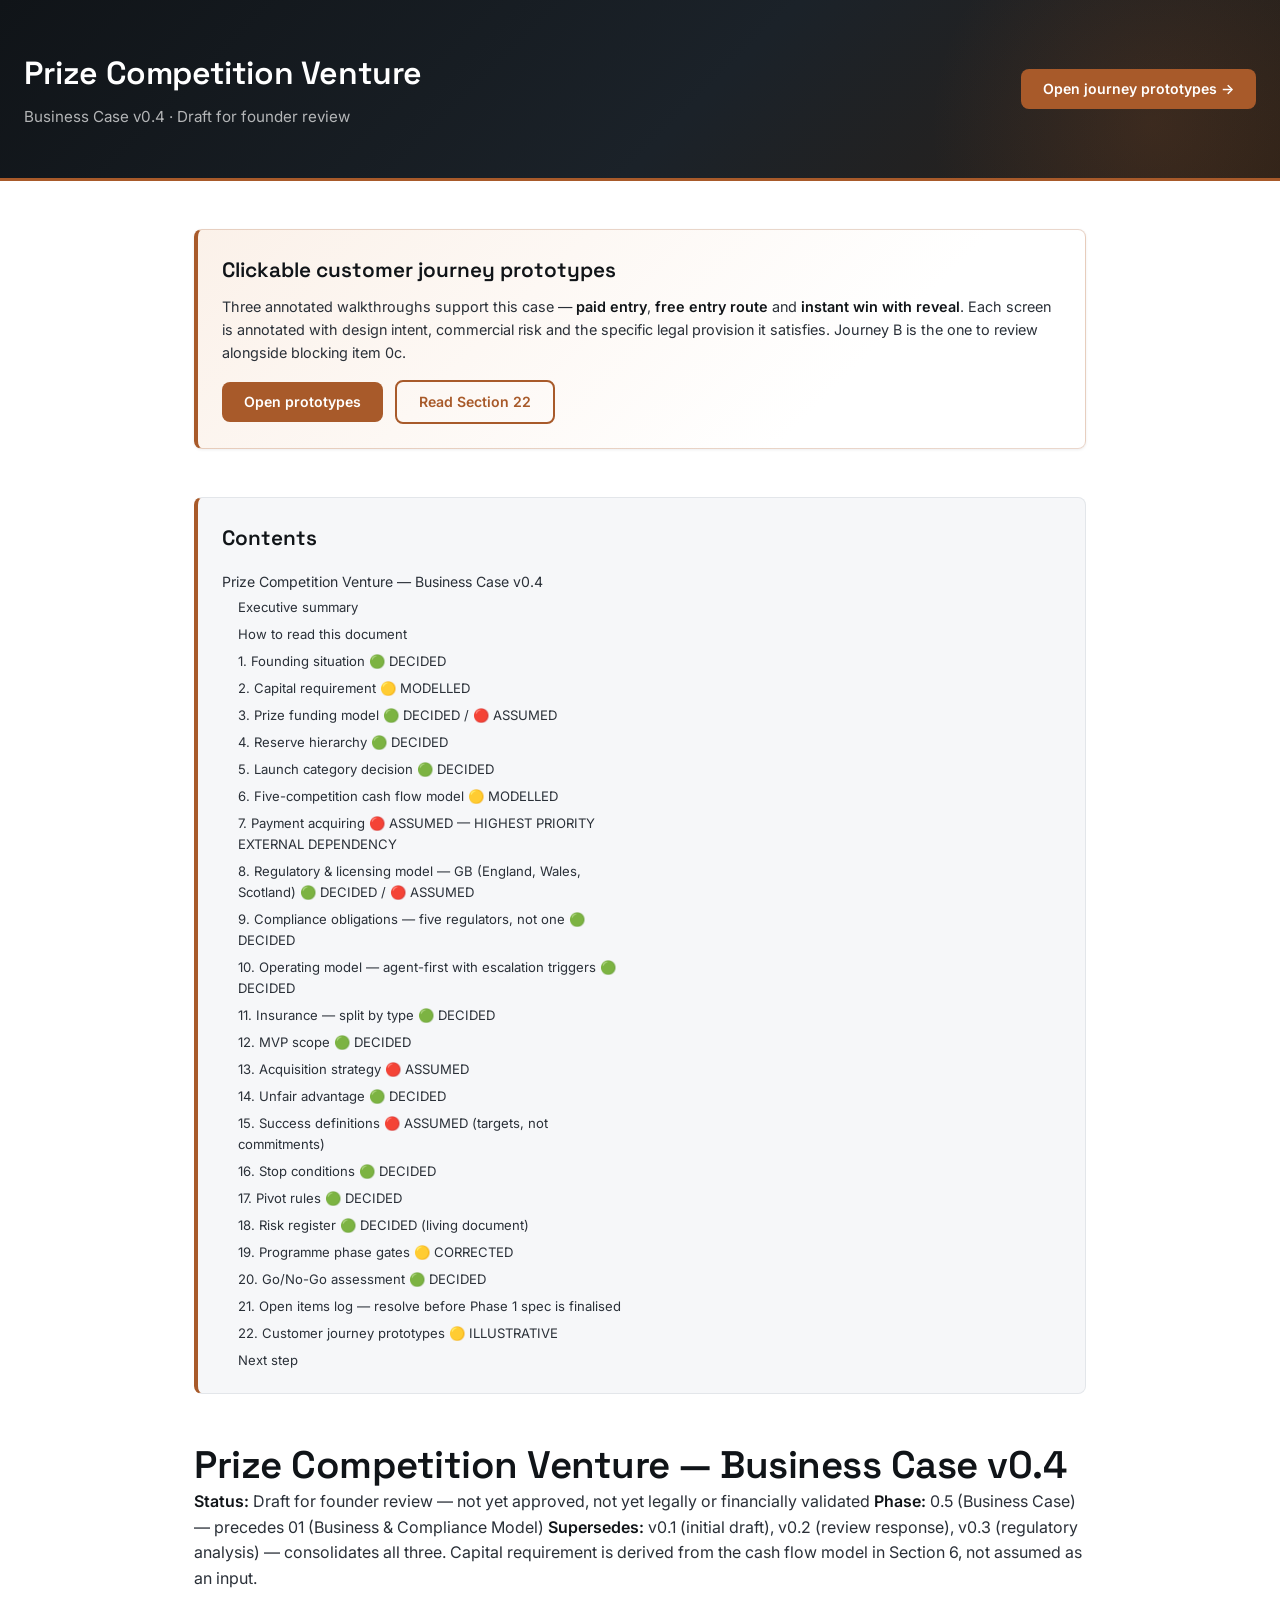
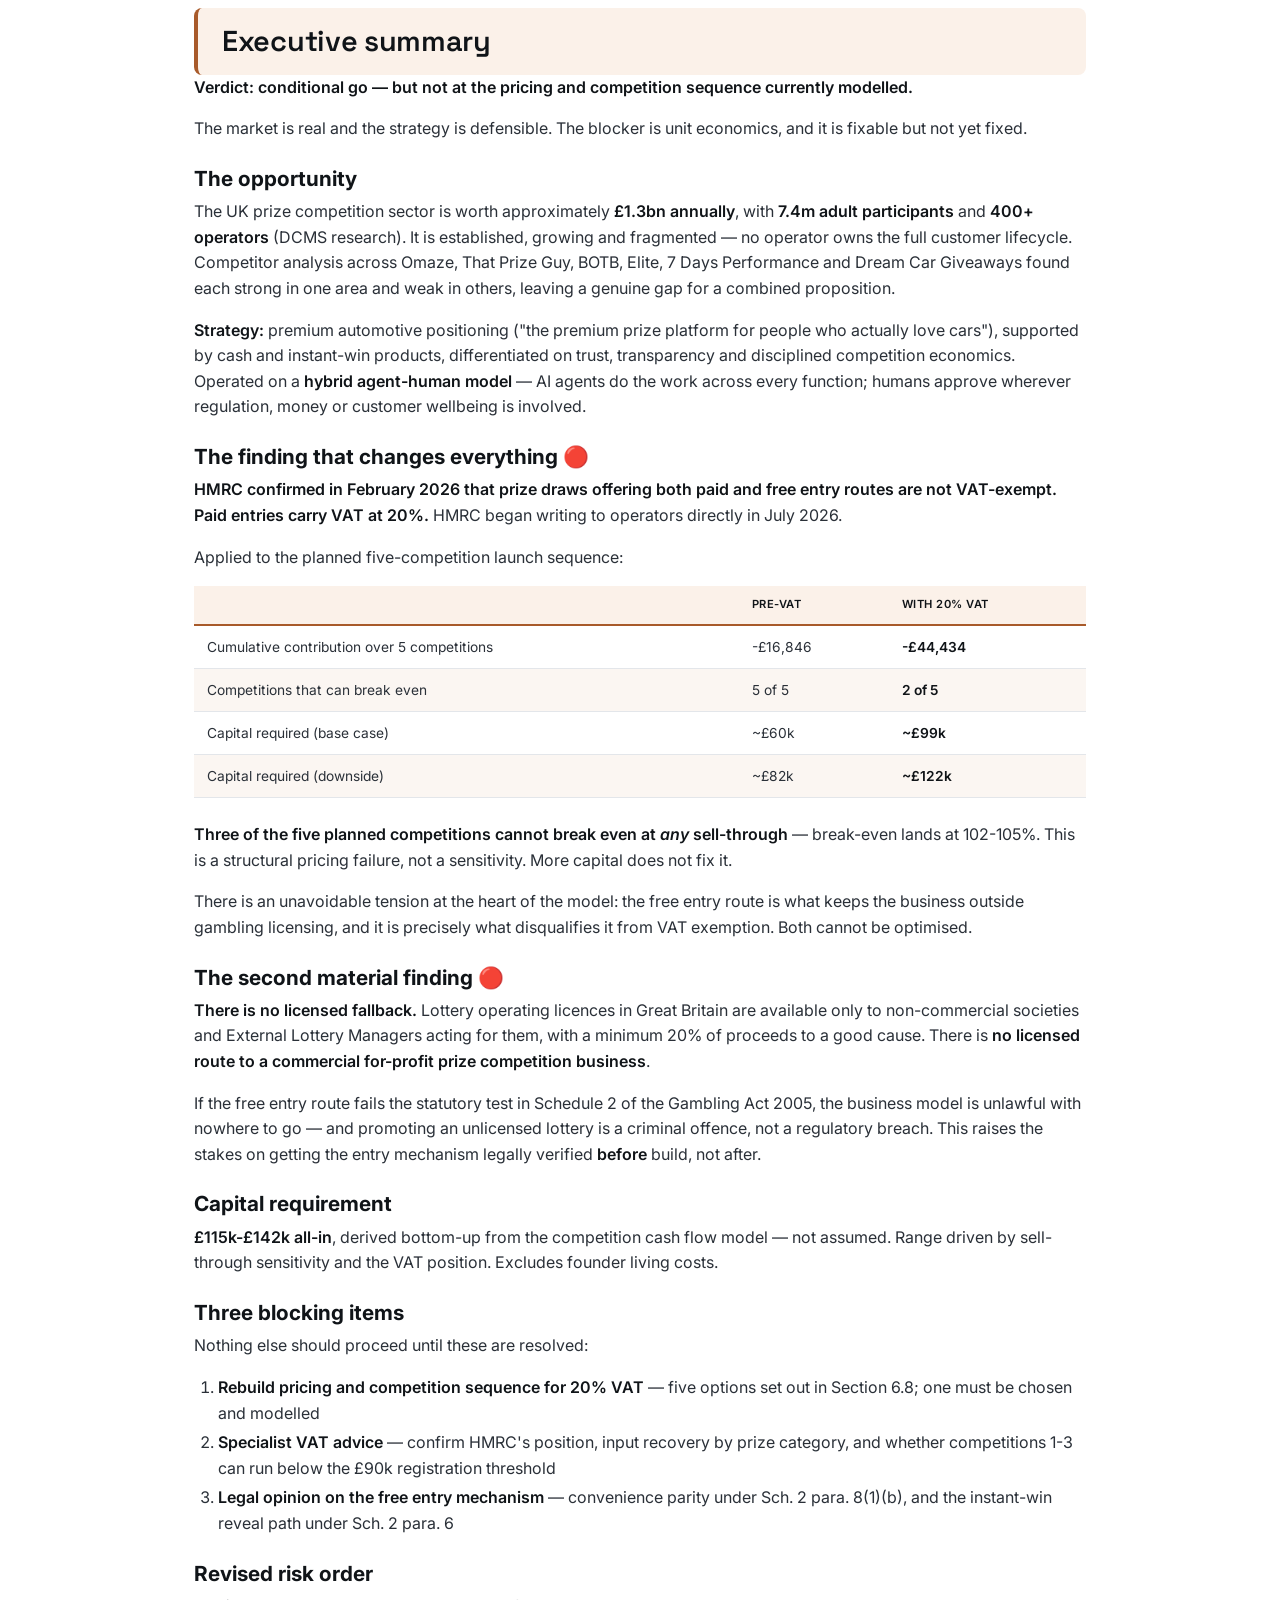
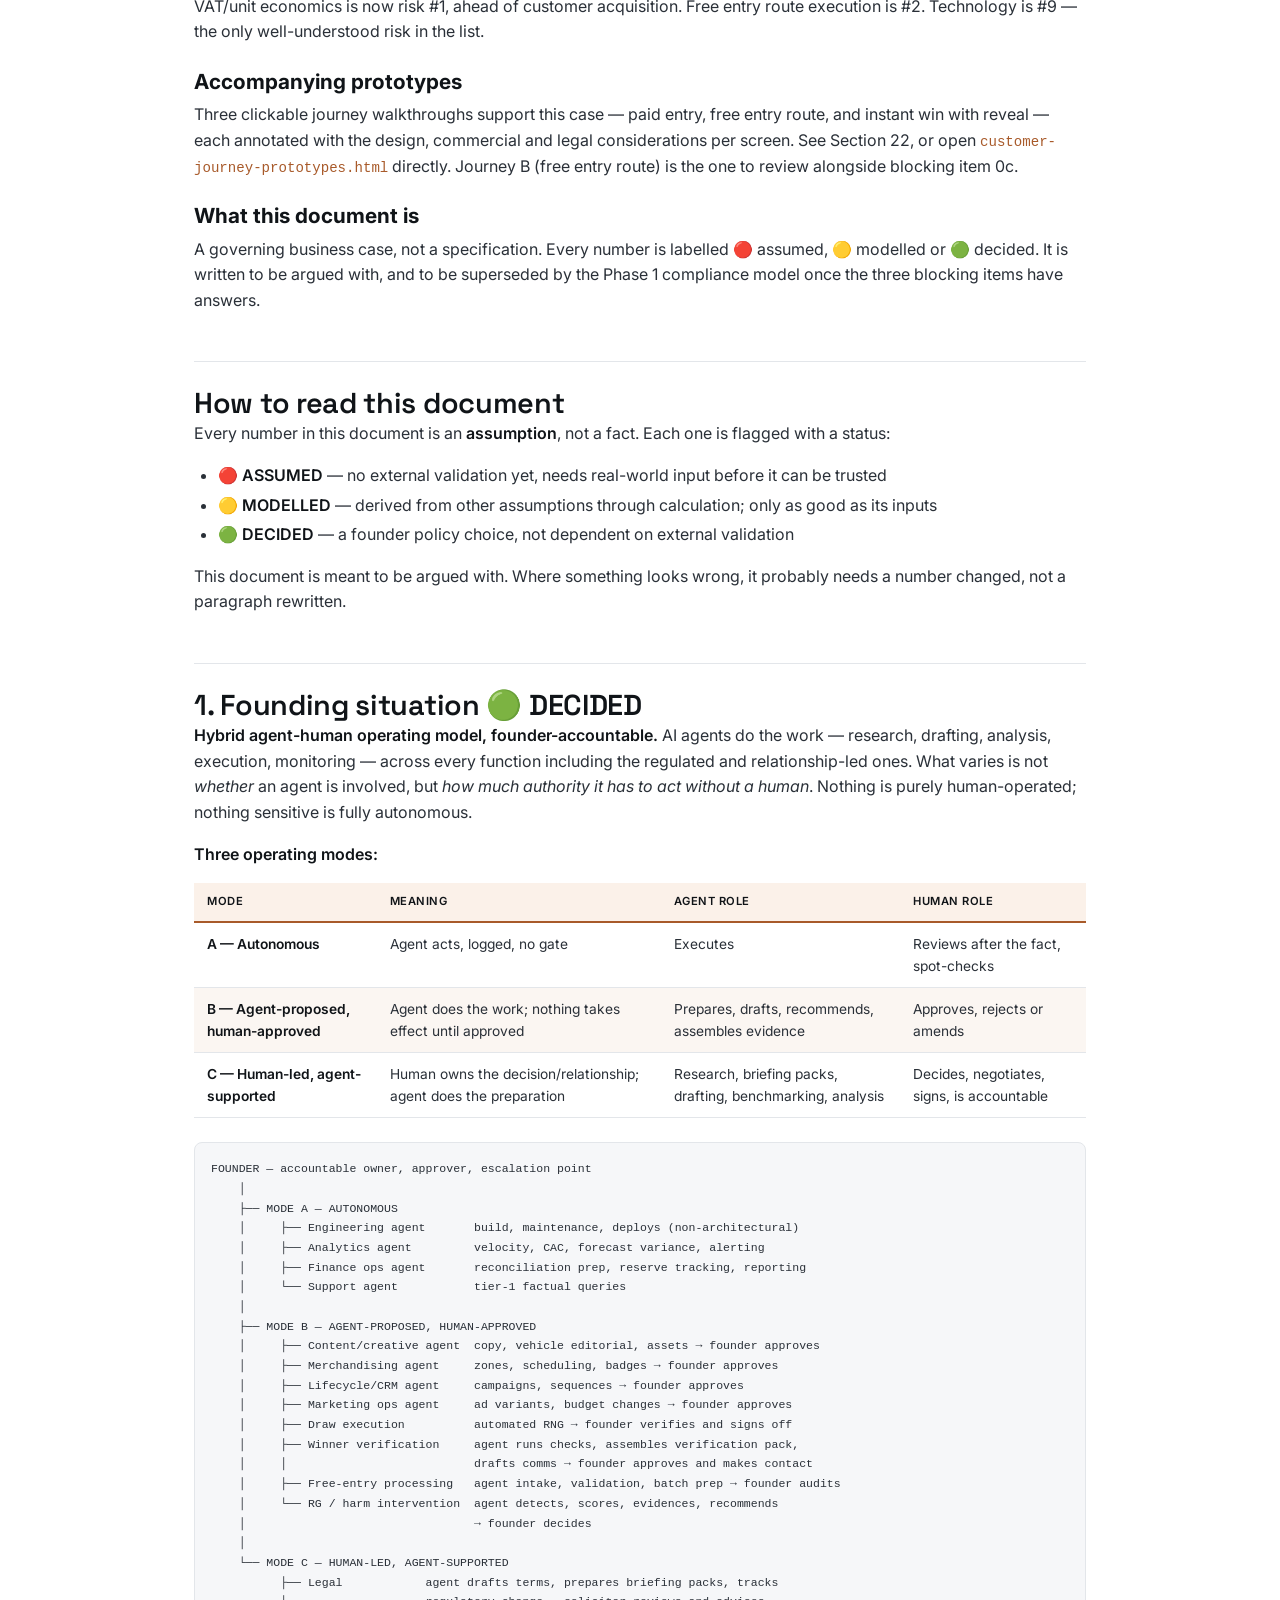
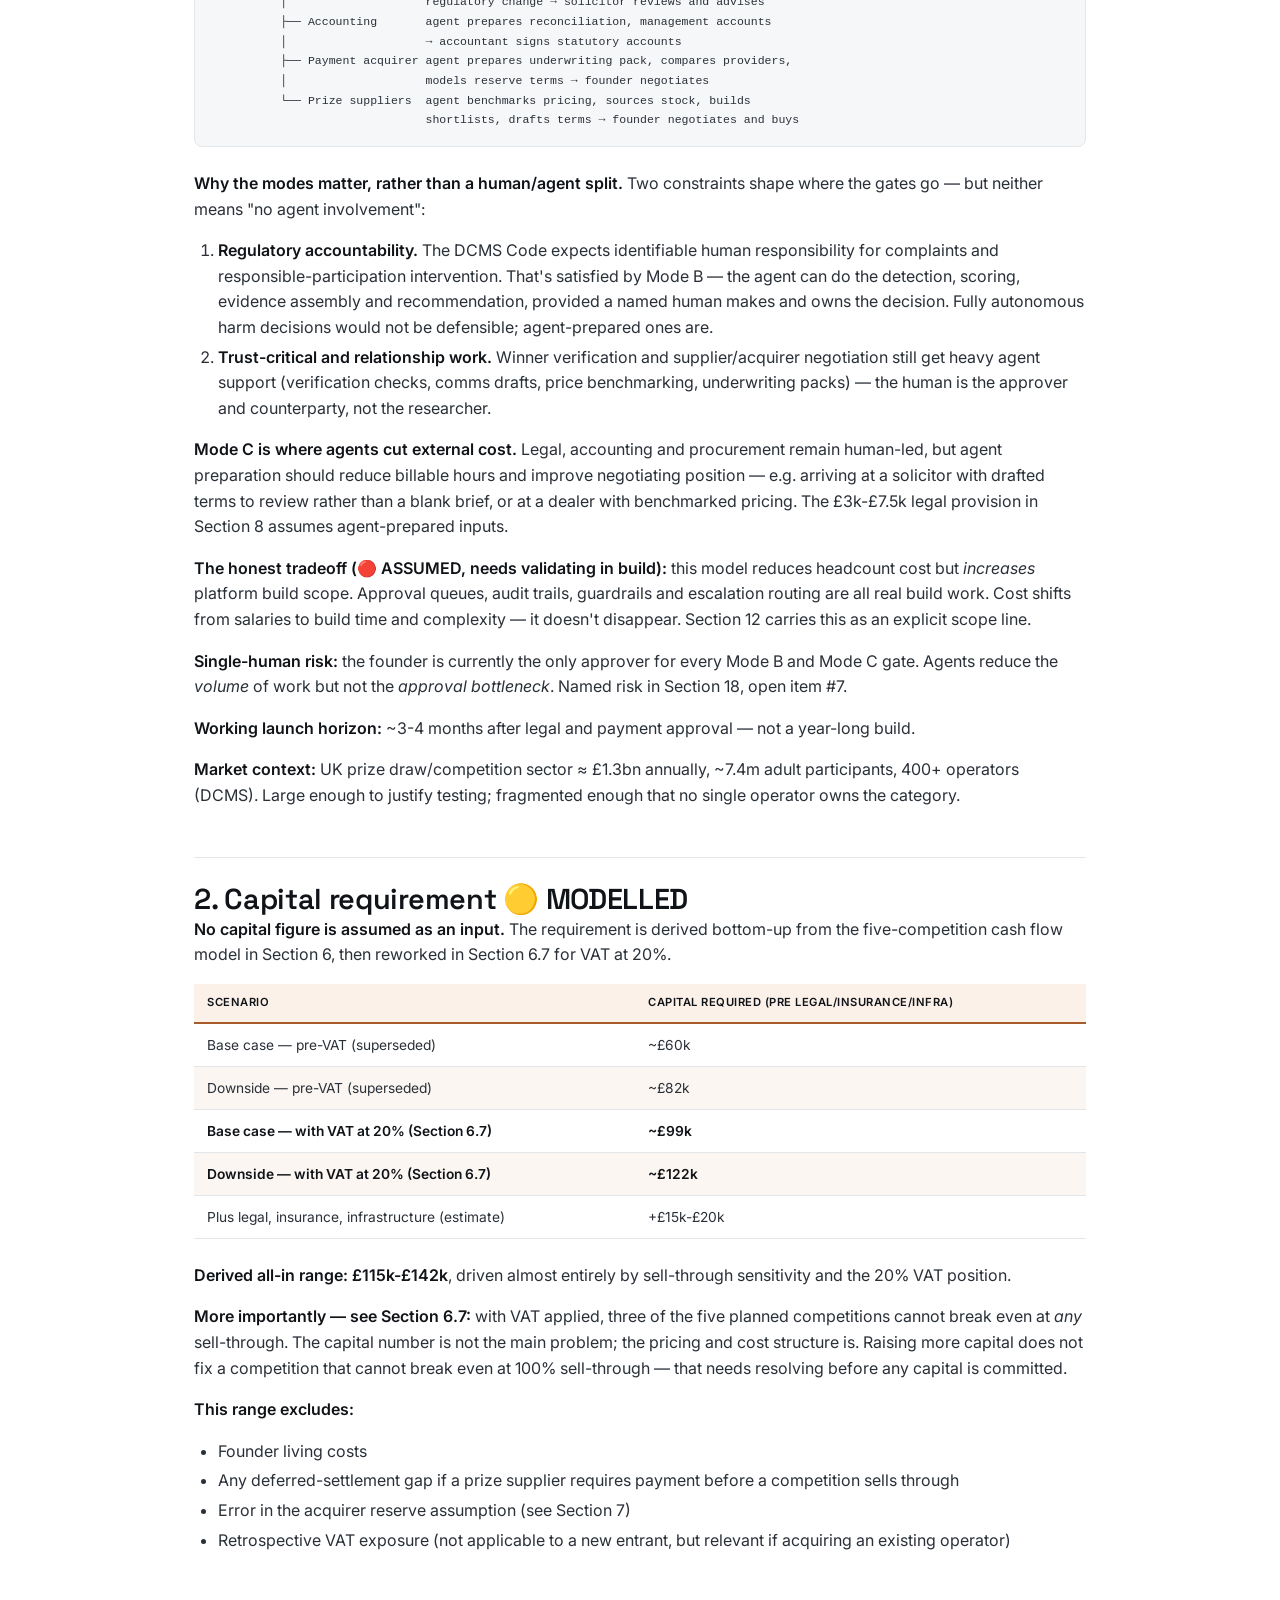
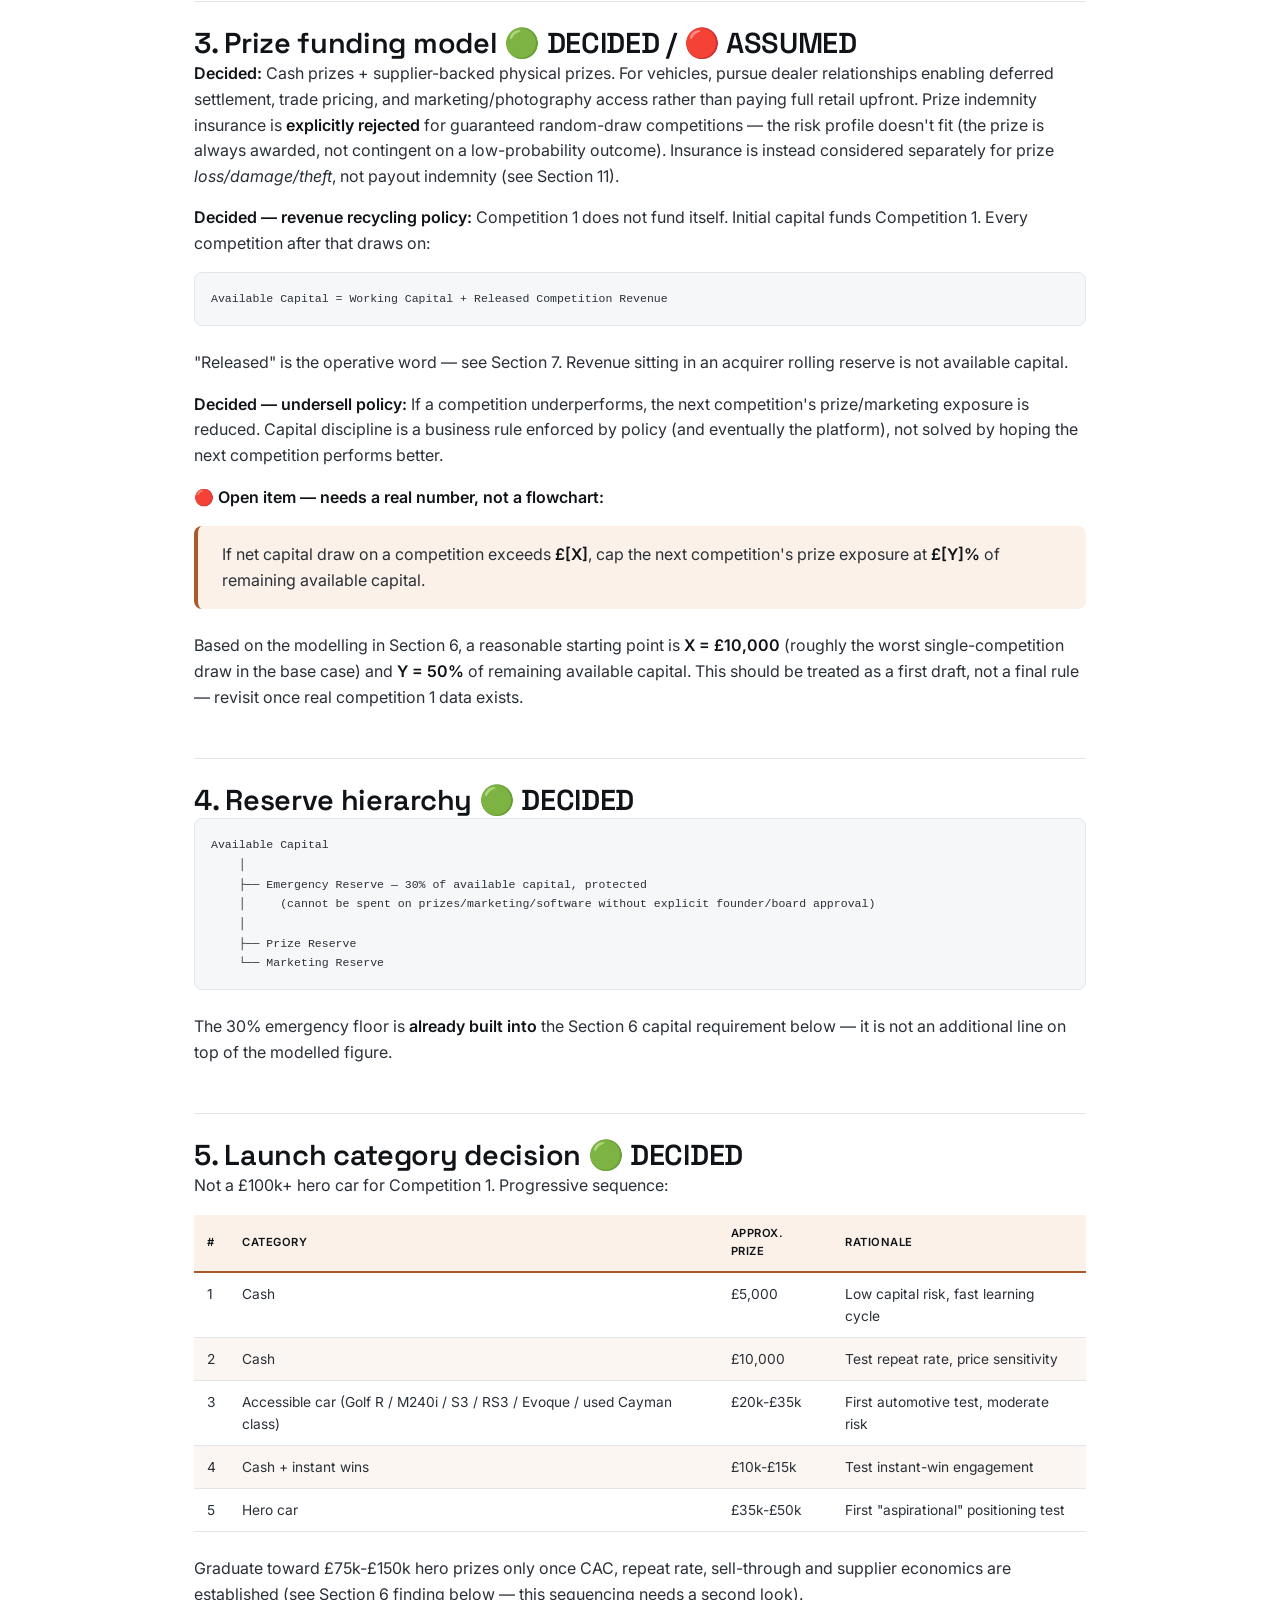
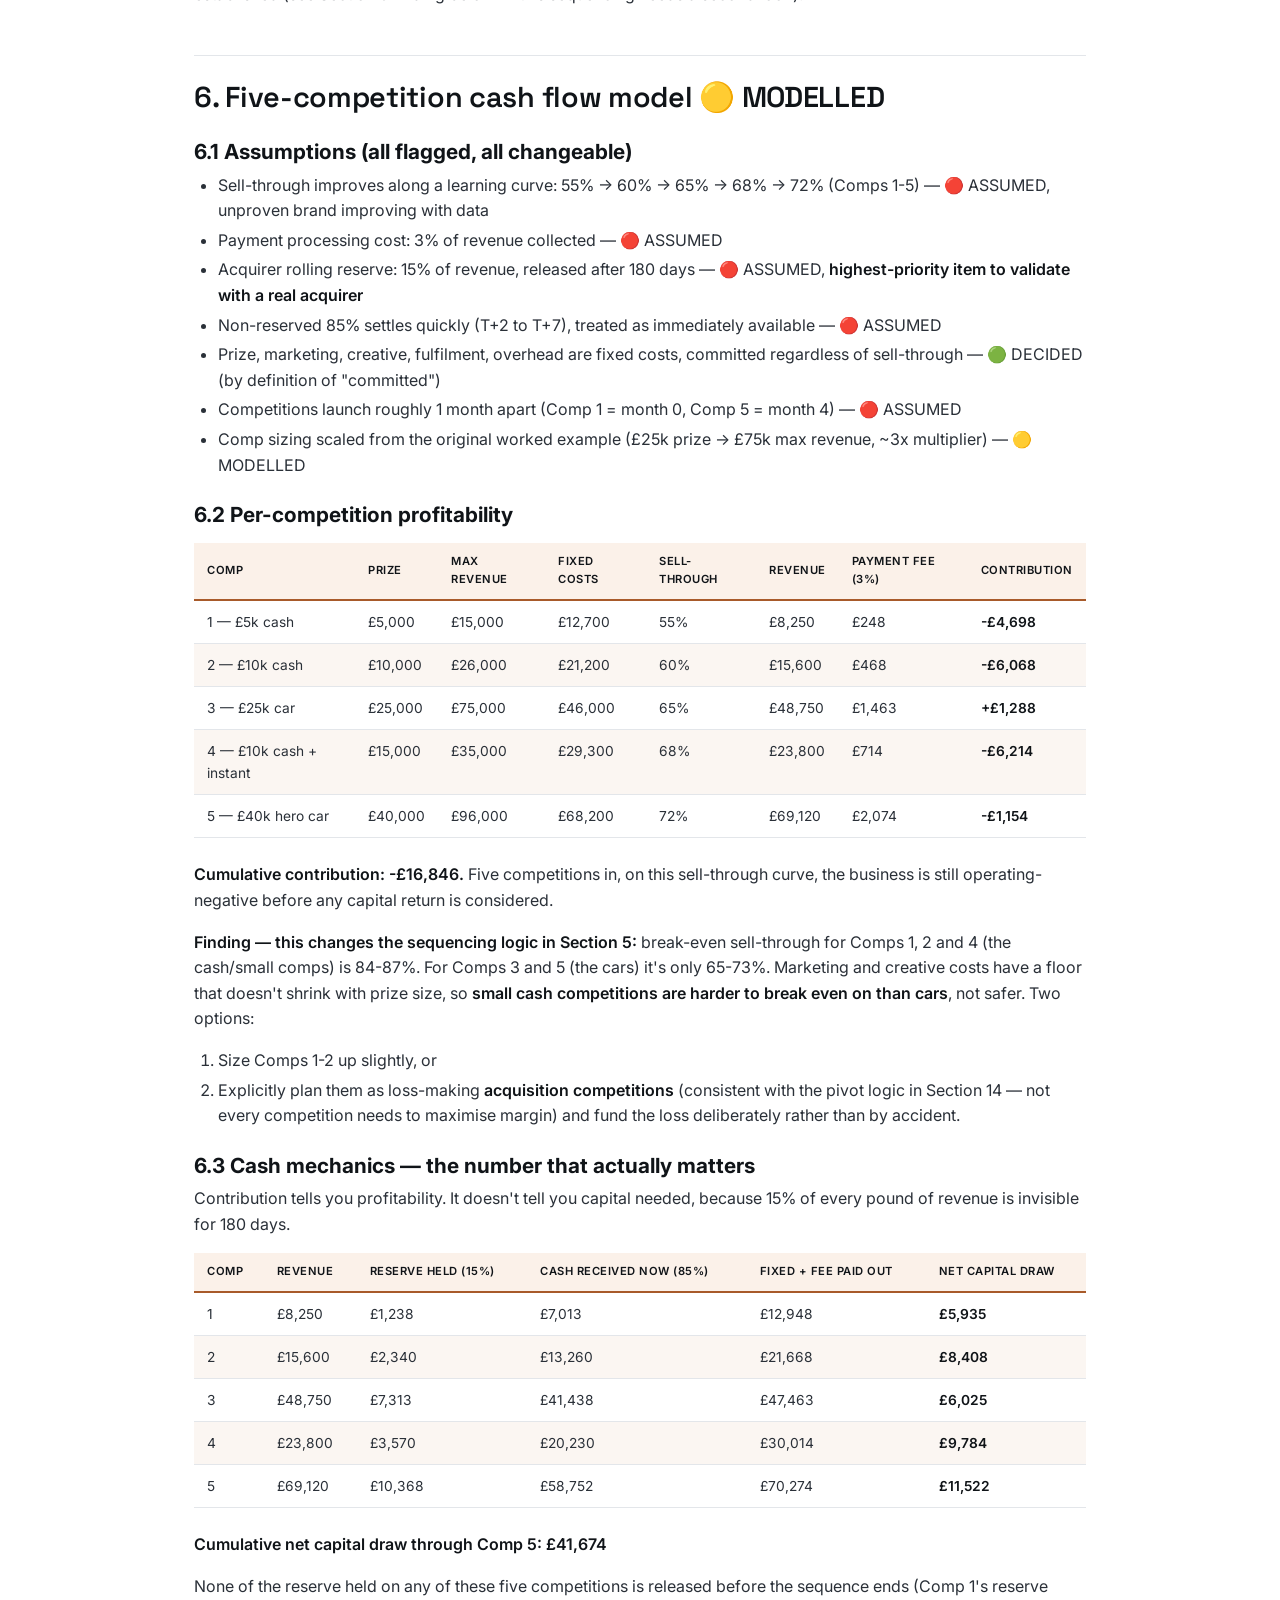
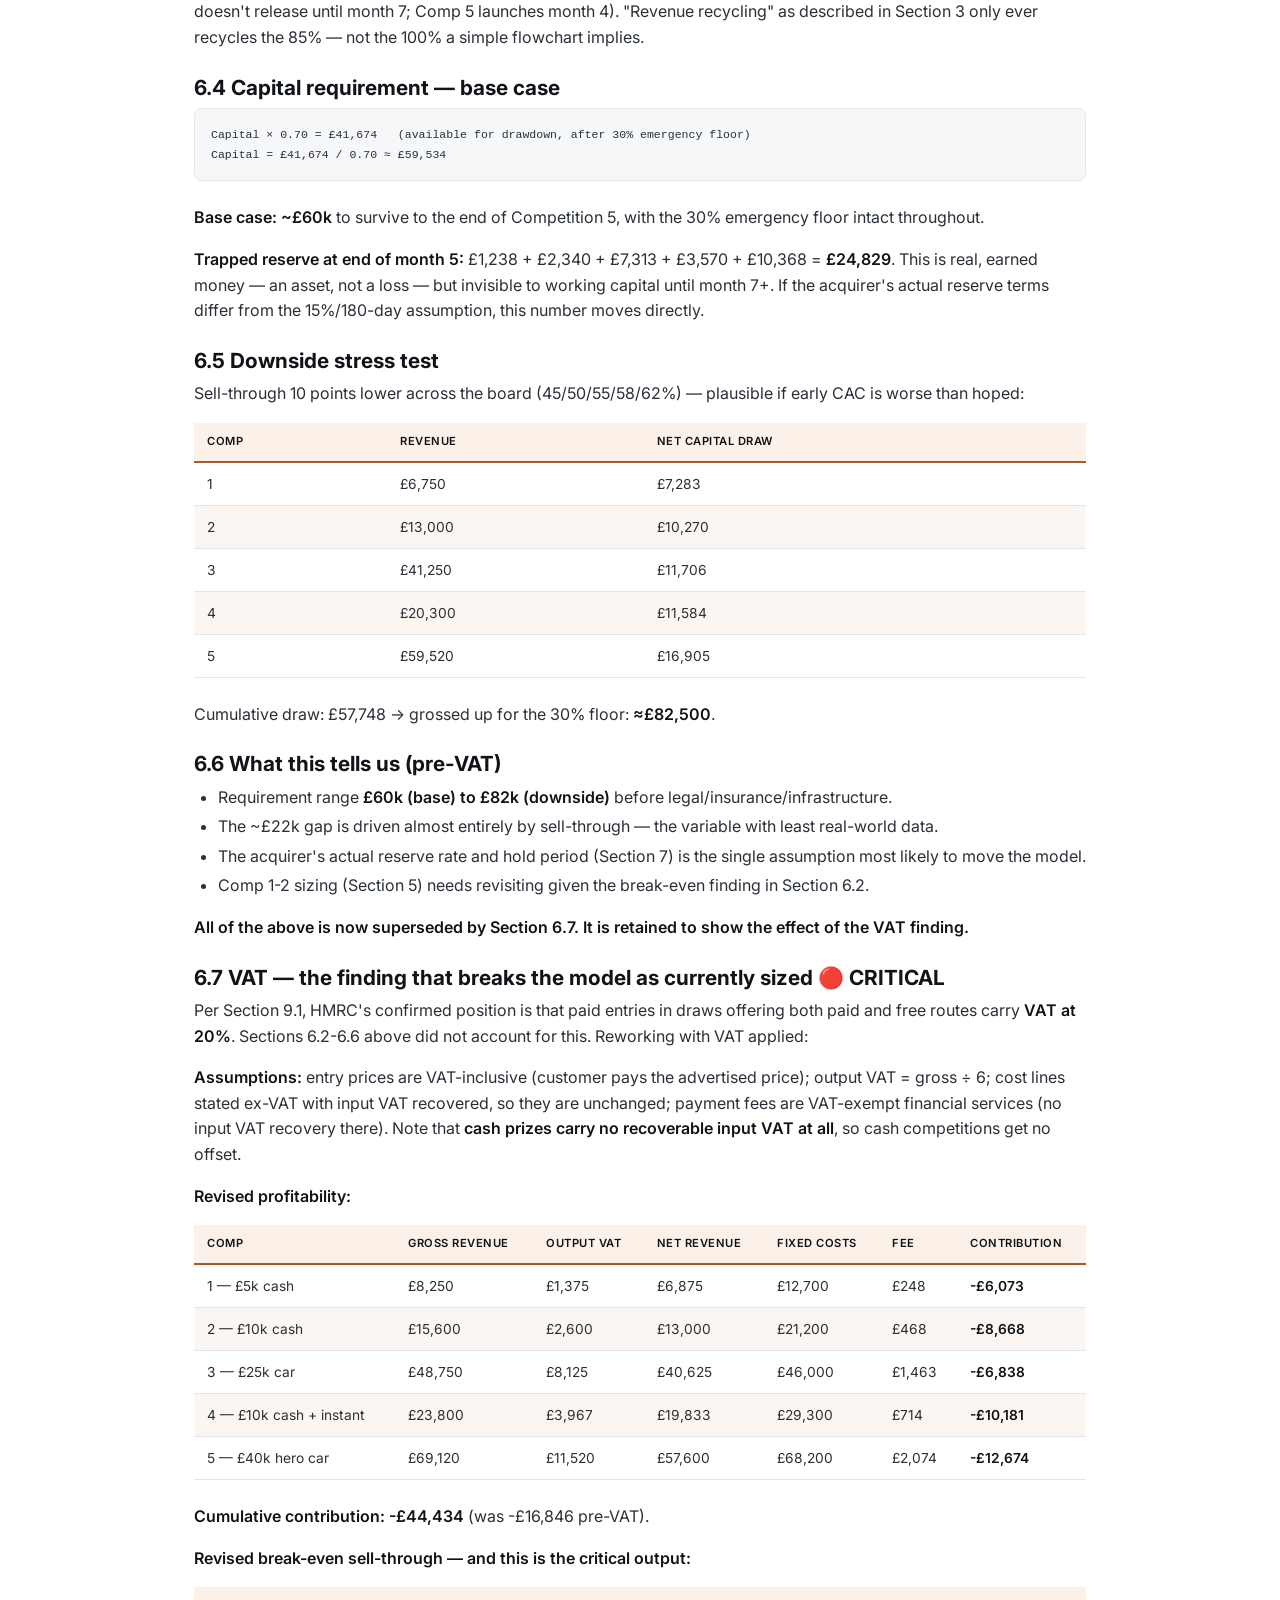
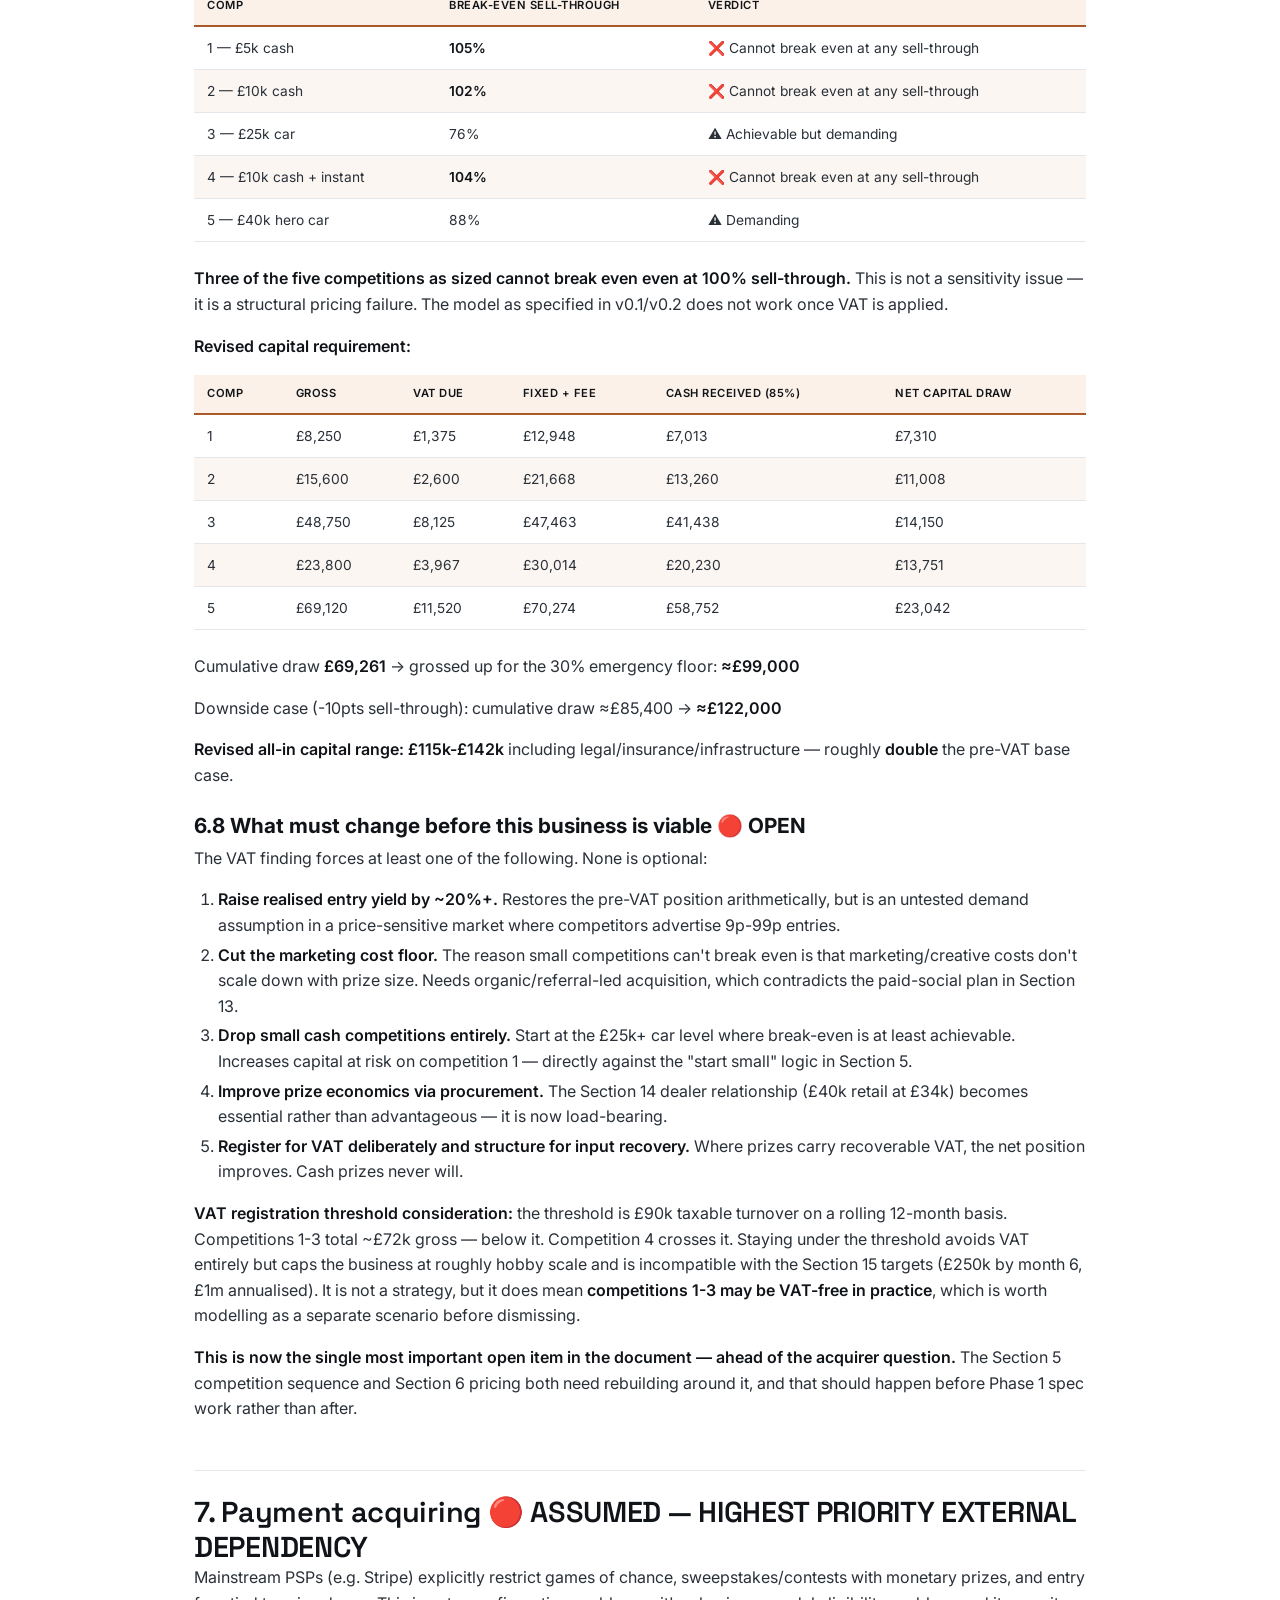
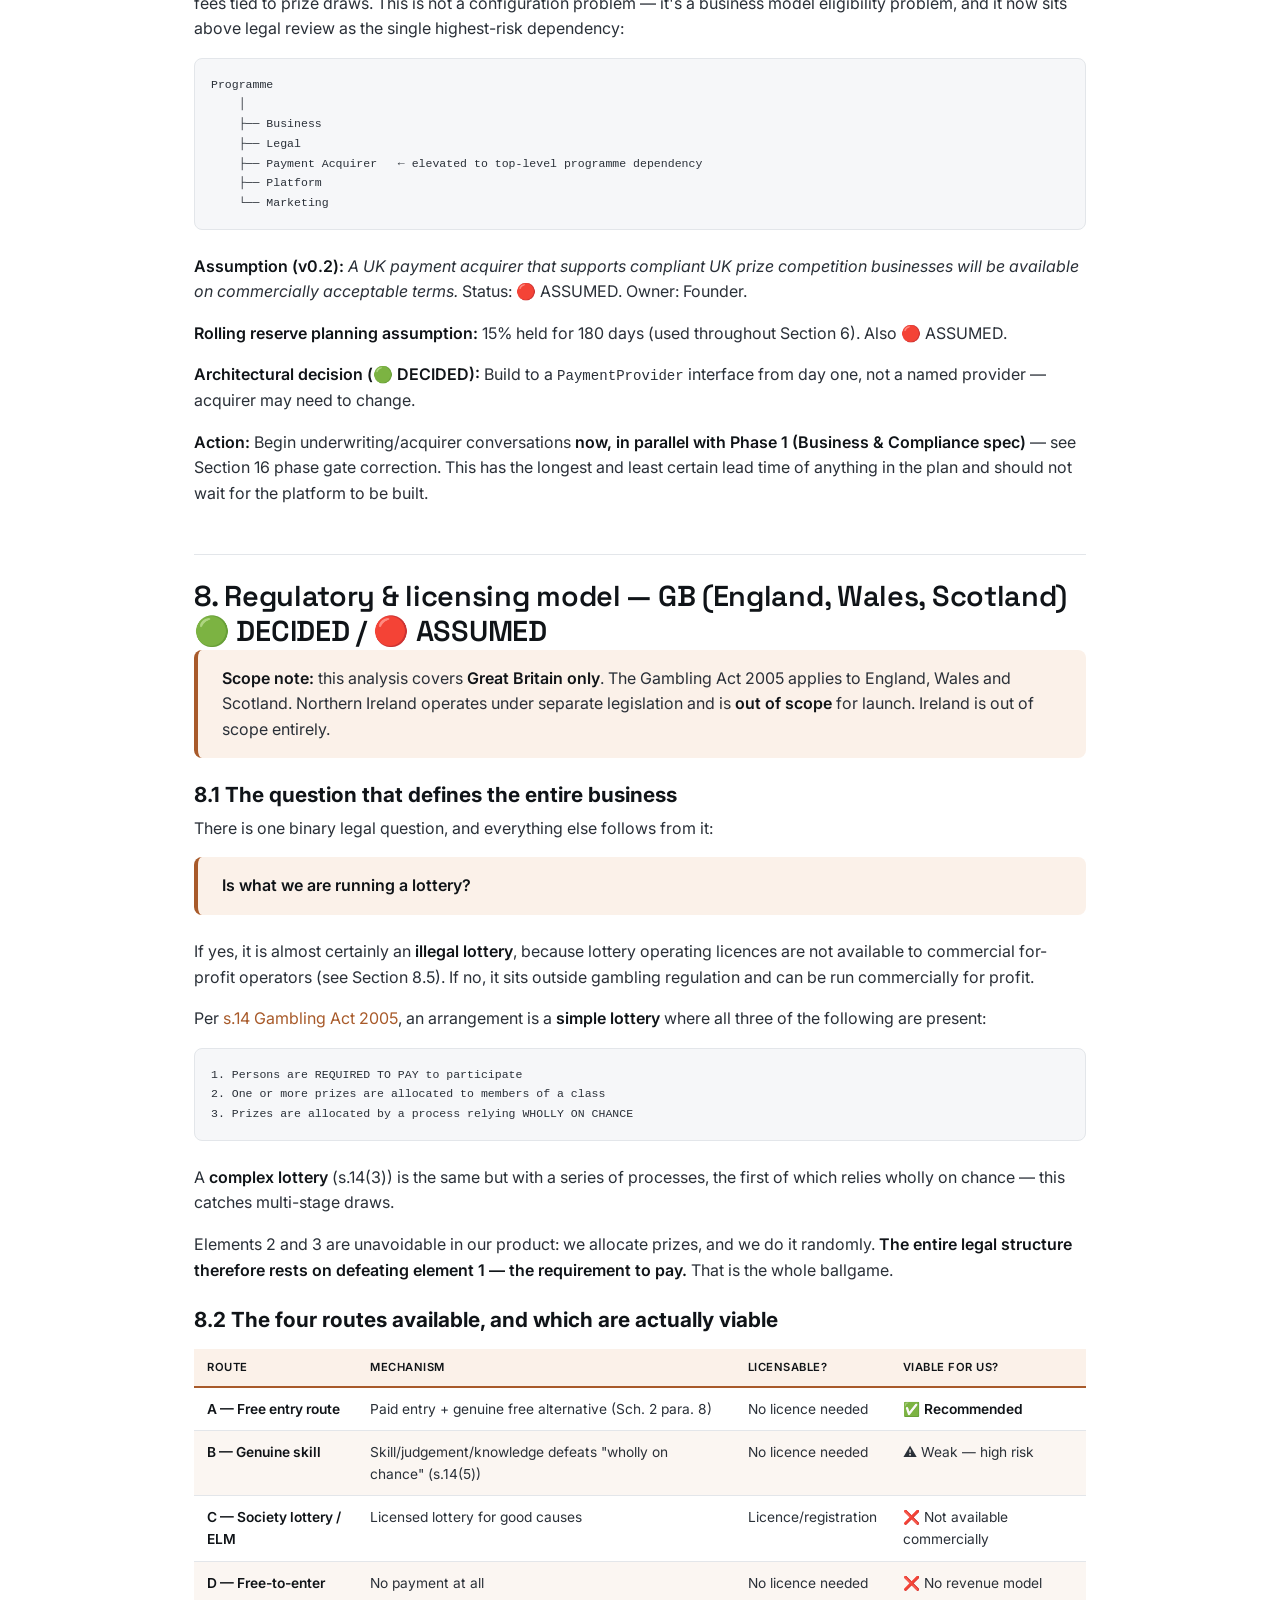
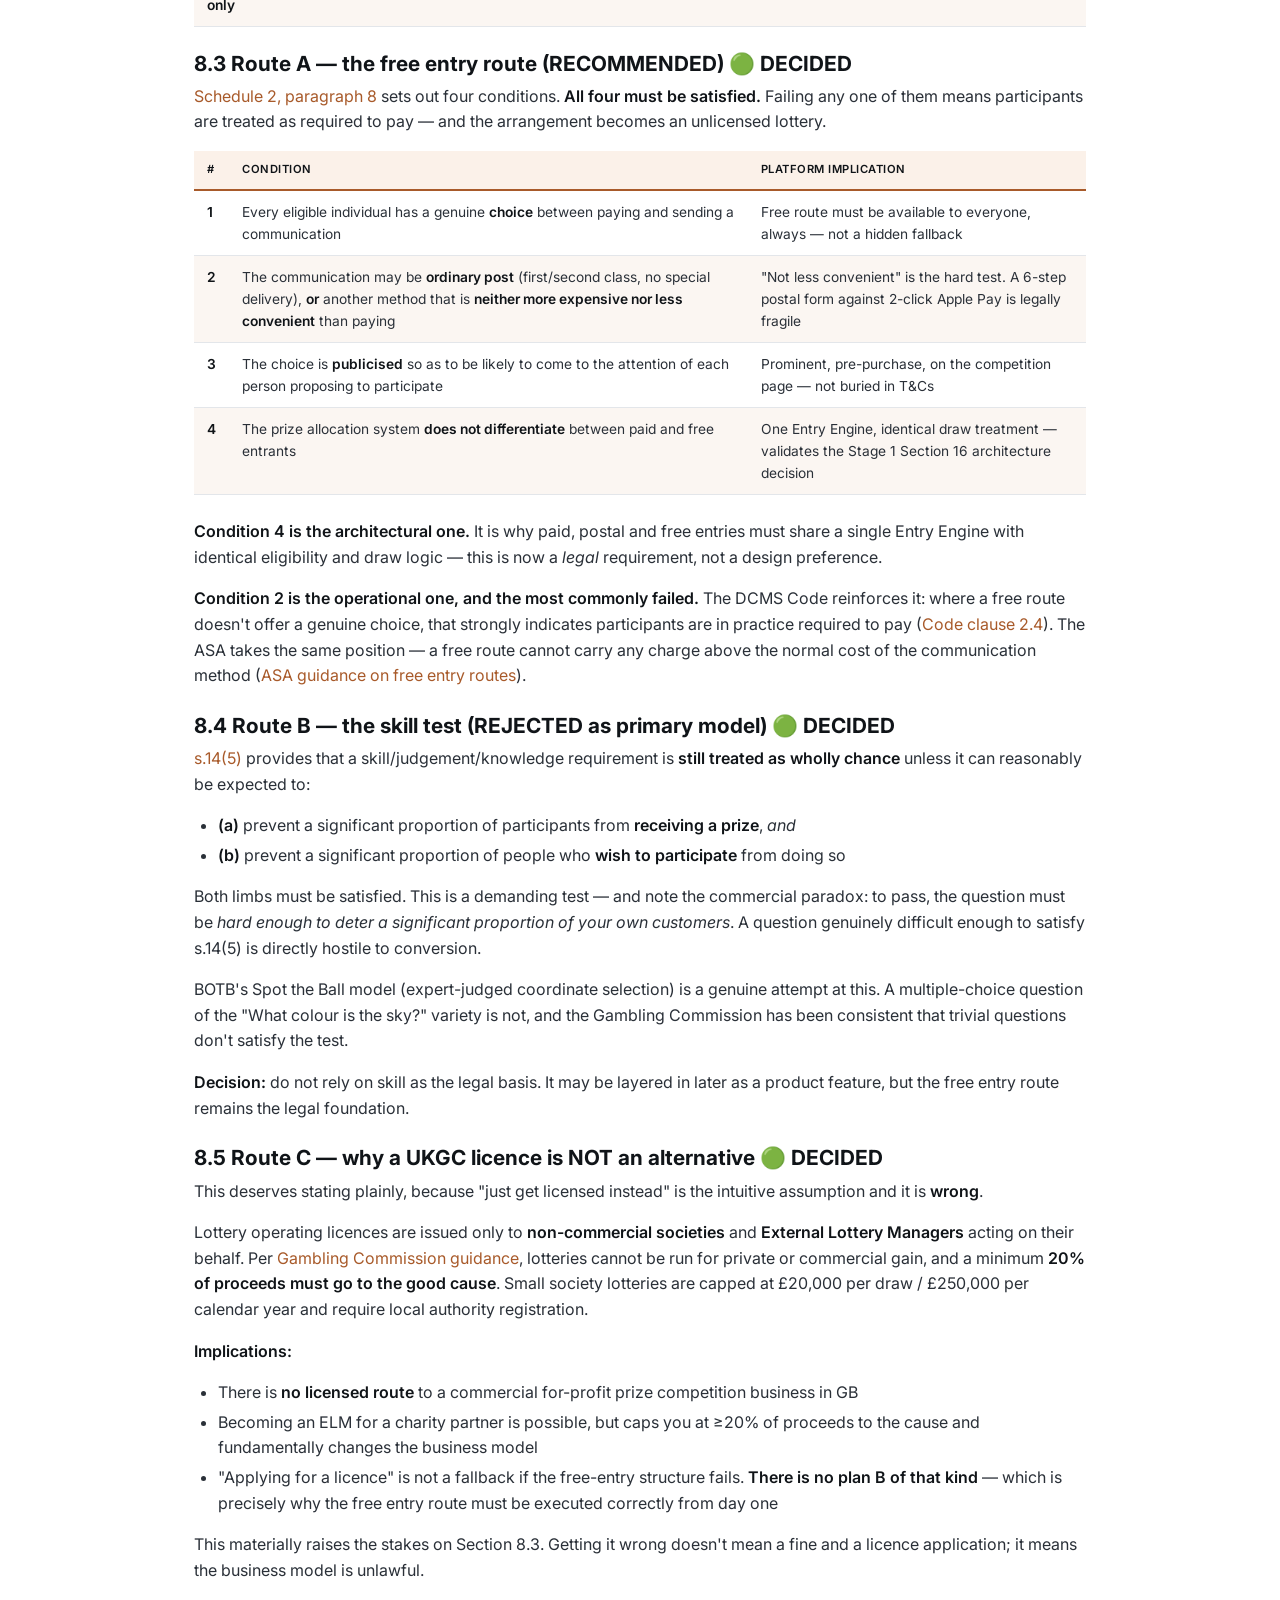
<file: index.html>
<!DOCTYPE html>
<html xmlns="http://www.w3.org/1999/xhtml">
<head>
  <meta charset="utf-8" />
  <meta name="generator" content="pandoc" />
  <meta name="viewport" content="width=device-width, initial-scale=1.0, user-scalable=yes" />
  <title>_src</title>
  <style>
    /* Default styles provided by pandoc.
    ** See https://pandoc.org/MANUAL.html#variables-for-html for config info.
    */
    span.smallcaps{font-variant: small-caps;}
    div.columns{display: flex; gap: min(4vw, 1.5em);}
    div.column{flex: auto; overflow-x: auto;}
    div.hanging-indent{margin-left: 1.5em; text-indent: -1.5em;}
    /* The extra [class] is a hack that increases specificity enough to
       override a similar rule in reveal.js */
    ul.task-list[class]{list-style: none;}
    ul.task-list li input[type="checkbox"] {
      font-size: inherit;
      width: 0.8em;
      margin: 0 0.8em 0.2em -1.6em;
      vertical-align: middle;
    }
    .display.math{display: block; text-align: center; margin: 0.5rem auto;}
  </style>
  <link rel="stylesheet" href="venture.css" />
  <style>
    body { padding-bottom: var(--space-3xl); }

    .doc-container { max-width: 940px; margin: 0 auto; padding: var(--space-2xl) var(--space-lg); }
    .doc-container h2 { margin-top: var(--space-2xl); padding-top: var(--space-lg); border-top: 1px solid var(--line); scroll-margin-top: var(--space-md); }
    .doc-container h3 { margin-top: var(--space-lg); margin-bottom: var(--space-sm); }
    .doc-container h4 { margin-top: var(--space-md); }
    .doc-container ul, .doc-container ol { margin: 0 0 var(--space-md) var(--space-lg); }
    .doc-container li { margin-bottom: var(--space-xs); }
    .doc-container table { margin: var(--space-md) 0 var(--space-lg) 0; }
    .doc-container pre {
      background: var(--paper-soft); border: 1px solid var(--line);
      border-radius: var(--radius-md); padding: var(--space-md);
      overflow-x: auto; font-size: 0.82rem; line-height: 1.5; margin-bottom: var(--space-lg);
    }
    .doc-container blockquote {
      border-left: 4px solid var(--accent); background: var(--accent-tint);
      padding: var(--space-md) var(--space-lg); border-radius: var(--radius-md);
      margin-bottom: var(--space-lg);
    }
    .doc-container blockquote p { margin-bottom: 0; }
    .doc-container hr { display: none; }
    .doc-container a { word-break: break-word; }

    /* Prototype callout */
    .proto-callout {
      background: linear-gradient(135deg, var(--accent-tint), #fff 72%);
      border: 1px solid var(--accent-line);
      border-left: 4px solid var(--accent);
      border-radius: var(--radius-md);
      padding: var(--space-lg);
      margin-bottom: var(--space-2xl);
      box-shadow: var(--shadow-sm);
    }
    .proto-callout__title {
      font-family: var(--font-display); font-size: 1.3rem; font-weight: 600;
      color: var(--ink); margin-bottom: var(--space-sm);
    }
    .proto-callout__text { font-size: 0.9rem; line-height: 1.6; margin-bottom: var(--space-md); }
    .proto-callout .btn { margin-right: var(--space-sm); }

    /* Table of contents */
    #TOC {
      background: var(--paper-soft);
      border: 1px solid var(--line);
      border-left: 4px solid var(--accent);
      border-radius: var(--radius-md);
      padding: var(--space-lg) var(--space-lg) var(--space-md) var(--space-lg);
      margin-bottom: var(--space-2xl);
    }
    #TOC::before {
      content: 'Contents'; display: block;
      font-family: var(--font-display); font-size: 1.3rem; font-weight: 600;
      color: var(--ink); margin-bottom: var(--space-md);
    }
    #TOC ul { list-style: none; margin: 0; padding-left: 0; columns: 2; column-gap: var(--space-xl); }
    #TOC ul ul { columns: 1; padding-left: var(--space-md); margin-top: var(--space-xs); }
    #TOC li { margin-bottom: 6px; font-size: 0.88rem; break-inside: avoid; }
    #TOC ul ul li { font-size: 0.82rem; color: var(--muted); }
    #TOC a { color: var(--ink-soft); text-decoration: none; }
    #TOC a:hover { color: var(--accent); text-decoration: underline; }

    /* Executive summary */
    #executive-summary {
      background: var(--accent-tint);
      border-left: 4px solid var(--accent);
      border-radius: var(--radius-md);
      padding: var(--space-md) var(--space-lg);
      border-top: none; margin-top: 0;
    }

    @media (max-width: 768px) { #TOC ul { columns: 1; } }
  </style>
</head>
<body>
<header class="site-header">
  <div class="site-header__inner">
    <div class="site-header__content">
      <div class="site-header__title">Prize Competition Venture</div>
      <div class="site-header__subtitle">Business Case v0.4 &middot; Draft for founder review</div>
    </div>
    <div class="site-header__action">
      <a class="btn btn--primary" href="customer-journey-prototypes.html">Open journey prototypes &rarr;</a>
    </div>
  </div>
</header>

<div class="doc-container">

<div class="proto-callout">
  <div class="proto-callout__title">Clickable customer journey prototypes</div>
  <div class="proto-callout__text">
    Three annotated walkthroughs support this case &mdash; <strong>paid entry</strong>,
    <strong>free entry route</strong> and <strong>instant win with reveal</strong>.
    Each screen is annotated with design intent, commercial risk and the specific legal
    provision it satisfies. Journey B is the one to review alongside blocking item 0c.
  </div>
  <a class="btn btn--primary" href="customer-journey-prototypes.html">Open prototypes</a>
  <a class="btn btn--secondary" href="#22-customer-journey-prototypes-yellow_circle-illustrative">Read Section 22</a>
</div>
<nav id="TOC" role="doc-toc">
<ul>
<li><a href="#prize-competition-venture--business-case-v04"
id="toc-prize-competition-venture--business-case-v04">Prize Competition
Venture — Business Case v0.4</a>
<ul>
<li><a href="#executive-summary" id="toc-executive-summary">Executive
summary</a></li>
<li><a href="#how-to-read-this-document"
id="toc-how-to-read-this-document">How to read this document</a></li>
<li><a href="#1-founding-situation-green_circle-decided"
id="toc-1-founding-situation-green_circle-decided">1. Founding situation
🟢 DECIDED</a></li>
<li><a href="#2-capital-requirement-yellow_circle-modelled"
id="toc-2-capital-requirement-yellow_circle-modelled">2. Capital
requirement 🟡 MODELLED</a></li>
<li><a
href="#3-prize-funding-model-green_circle-decided--red_circle-assumed"
id="toc-3-prize-funding-model-green_circle-decided--red_circle-assumed">3.
Prize funding model 🟢 DECIDED / 🔴 ASSUMED</a></li>
<li><a href="#4-reserve-hierarchy-green_circle-decided"
id="toc-4-reserve-hierarchy-green_circle-decided">4. Reserve hierarchy
🟢 DECIDED</a></li>
<li><a href="#5-launch-category-decision-green_circle-decided"
id="toc-5-launch-category-decision-green_circle-decided">5. Launch
category decision 🟢 DECIDED</a></li>
<li><a href="#6-five-competition-cash-flow-model-yellow_circle-modelled"
id="toc-6-five-competition-cash-flow-model-yellow_circle-modelled">6.
Five-competition cash flow model 🟡 MODELLED</a></li>
<li><a
href="#7-payment-acquiring-red_circle-assumed--highest-priority-external-dependency"
id="toc-7-payment-acquiring-red_circle-assumed--highest-priority-external-dependency">7.
Payment acquiring 🔴 ASSUMED — HIGHEST PRIORITY EXTERNAL
DEPENDENCY</a></li>
<li><a
href="#8-regulatory--licensing-model--gb-england-wales-scotland-green_circle-decided--red_circle-assumed"
id="toc-8-regulatory--licensing-model--gb-england-wales-scotland-green_circle-decided--red_circle-assumed">8.
Regulatory &amp; licensing model — GB (England, Wales, Scotland) 🟢
DECIDED / 🔴 ASSUMED</a></li>
<li><a
href="#9-compliance-obligations--five-regulators-not-one-green_circle-decided"
id="toc-9-compliance-obligations--five-regulators-not-one-green_circle-decided">9.
Compliance obligations — five regulators, not one 🟢 DECIDED</a></li>
<li><a
href="#10-operating-model--agent-first-with-escalation-triggers-green_circle-decided"
id="toc-10-operating-model--agent-first-with-escalation-triggers-green_circle-decided">10.
Operating model — agent-first with escalation triggers 🟢
DECIDED</a></li>
<li><a href="#11-insurance--split-by-type-green_circle-decided"
id="toc-11-insurance--split-by-type-green_circle-decided">11. Insurance
— split by type 🟢 DECIDED</a></li>
<li><a href="#12-mvp-scope-green_circle-decided"
id="toc-12-mvp-scope-green_circle-decided">12. MVP scope 🟢
DECIDED</a></li>
<li><a href="#13-acquisition-strategy-red_circle-assumed"
id="toc-13-acquisition-strategy-red_circle-assumed">13. Acquisition
strategy 🔴 ASSUMED</a></li>
<li><a href="#14-unfair-advantage-green_circle-decided"
id="toc-14-unfair-advantage-green_circle-decided">14. Unfair advantage
🟢 DECIDED</a></li>
<li><a
href="#15-success-definitions-red_circle-assumed-targets-not-commitments"
id="toc-15-success-definitions-red_circle-assumed-targets-not-commitments">15.
Success definitions 🔴 ASSUMED (targets, not commitments)</a></li>
<li><a href="#16-stop-conditions-green_circle-decided"
id="toc-16-stop-conditions-green_circle-decided">16. Stop conditions 🟢
DECIDED</a></li>
<li><a href="#17-pivot-rules-green_circle-decided"
id="toc-17-pivot-rules-green_circle-decided">17. Pivot rules 🟢
DECIDED</a></li>
<li><a href="#18-risk-register-green_circle-decided-living-document"
id="toc-18-risk-register-green_circle-decided-living-document">18. Risk
register 🟢 DECIDED (living document)</a></li>
<li><a href="#19-programme-phase-gates-yellow_circle-corrected"
id="toc-19-programme-phase-gates-yellow_circle-corrected">19. Programme
phase gates 🟡 CORRECTED</a></li>
<li><a href="#20-gono-go-assessment-green_circle-decided"
id="toc-20-gono-go-assessment-green_circle-decided">20. Go/No-Go
assessment 🟢 DECIDED</a></li>
<li><a
href="#21-open-items-log--resolve-before-phase-1-spec-is-finalised"
id="toc-21-open-items-log--resolve-before-phase-1-spec-is-finalised">21.
Open items log — resolve before Phase 1 spec is finalised</a></li>
<li><a href="#22-customer-journey-prototypes-yellow_circle-illustrative"
id="toc-22-customer-journey-prototypes-yellow_circle-illustrative">22.
Customer journey prototypes 🟡 ILLUSTRATIVE</a></li>
<li><a href="#next-step" id="toc-next-step">Next step</a></li>
</ul></li>
</ul>
</nav>
<h1 id="prize-competition-venture--business-case-v04">Prize Competition
Venture — Business Case v0.4</h1>
<p><strong>Status:</strong> Draft for founder review — not yet approved,
not yet legally or financially validated <strong>Phase:</strong> 0.5
(Business Case) — precedes 01 (Business &amp; Compliance Model)
<strong>Supersedes:</strong> v0.1 (initial draft), v0.2 (review
response), v0.3 (regulatory analysis) — consolidates all three. Capital
requirement is derived from the cash flow model in Section 6, not
assumed as an input.</p>
<hr />
<h2 id="executive-summary">Executive summary</h2>
<p><strong>Verdict: conditional go — but not at the pricing and
competition sequence currently modelled.</strong></p>
<p>The market is real and the strategy is defensible. The blocker is
unit economics, and it is fixable but not yet fixed.</p>
<h3 id="the-opportunity">The opportunity</h3>
<p>The UK prize competition sector is worth approximately <strong>£1.3bn
annually</strong>, with <strong>7.4m adult participants</strong> and
<strong>400+ operators</strong> (DCMS research). It is established,
growing and fragmented — no operator owns the full customer lifecycle.
Competitor analysis across Omaze, That Prize Guy, BOTB, Elite, 7 Days
Performance and Dream Car Giveaways found each strong in one area and
weak in others, leaving a genuine gap for a combined proposition.</p>
<p><strong>Strategy:</strong> premium automotive positioning ("the
premium prize platform for people who actually love cars"), supported by
cash and instant-win products, differentiated on trust, transparency and
disciplined competition economics. Operated on a <strong>hybrid
agent-human model</strong> — AI agents do the work across every
function; humans approve wherever regulation, money or customer
wellbeing is involved.</p>
<h3 id="the-finding-that-changes-everything-red_circle">The finding that
changes everything 🔴</h3>
<p><strong>HMRC confirmed in February 2026 that prize draws offering
both paid and free entry routes are not VAT-exempt. Paid entries carry
VAT at 20%.</strong> HMRC began writing to operators directly in July
2026.</p>
<p>Applied to the planned five-competition launch sequence:</p>
<table>
<thead>
<tr>
<th></th>
<th>Pre-VAT</th>
<th>With 20% VAT</th>
</tr>
</thead>
<tbody>
<tr>
<td>Cumulative contribution over 5 competitions</td>
<td>-£16,846</td>
<td><strong>-£44,434</strong></td>
</tr>
<tr>
<td>Competitions that can break even</td>
<td>5 of 5</td>
<td><strong>2 of 5</strong></td>
</tr>
<tr>
<td>Capital required (base case)</td>
<td>~£60k</td>
<td><strong>~£99k</strong></td>
</tr>
<tr>
<td>Capital required (downside)</td>
<td>~£82k</td>
<td><strong>~£122k</strong></td>
</tr>
</tbody>
</table>
<p><strong>Three of the five planned competitions cannot break even at
<em>any</em> sell-through</strong> — break-even lands at 102-105%. This
is a structural pricing failure, not a sensitivity. More capital does
not fix it.</p>
<p>There is an unavoidable tension at the heart of the model: the free
entry route is what keeps the business outside gambling licensing, and
it is precisely what disqualifies it from VAT exemption. Both cannot be
optimised.</p>
<h3 id="the-second-material-finding-red_circle">The second material
finding 🔴</h3>
<p><strong>There is no licensed fallback.</strong> Lottery operating
licences in Great Britain are available only to non-commercial societies
and External Lottery Managers acting for them, with a minimum 20% of
proceeds to a good cause. There is <strong>no licensed route to a
commercial for-profit prize competition business</strong>.</p>
<p>If the free entry route fails the statutory test in Schedule 2 of the
Gambling Act 2005, the business model is unlawful with nowhere to go —
and promoting an unlicensed lottery is a criminal offence, not a
regulatory breach. This raises the stakes on getting the entry mechanism
legally verified <strong>before</strong> build, not after.</p>
<h3 id="capital-requirement">Capital requirement</h3>
<p><strong>£115k-£142k all-in</strong>, derived bottom-up from the
competition cash flow model — not assumed. Range driven by sell-through
sensitivity and the VAT position. Excludes founder living costs.</p>
<h3 id="three-blocking-items">Three blocking items</h3>
<p>Nothing else should proceed until these are resolved:</p>
<ol type="1">
<li><strong>Rebuild pricing and competition sequence for 20%
VAT</strong> — five options set out in Section 6.8; one must be chosen
and modelled</li>
<li><strong>Specialist VAT advice</strong> — confirm HMRC's position,
input recovery by prize category, and whether competitions 1-3 can run
below the £90k registration threshold</li>
<li><strong>Legal opinion on the free entry mechanism</strong> —
convenience parity under Sch. 2 para. 8(1)(b), and the instant-win
reveal path under Sch. 2 para. 6</li>
</ol>
<h3 id="revised-risk-order">Revised risk order</h3>
<p>VAT/unit economics is now risk #1, ahead of customer acquisition.
Free entry route execution is #2. Technology is #9 — the only
well-understood risk in the list.</p>
<h3 id="accompanying-prototypes">Accompanying prototypes</h3>
<p>Three clickable journey walkthroughs support this case — paid entry,
free entry route, and instant win with reveal — each annotated with the
design, commercial and legal considerations per screen. See Section 22,
or open <a
href="customer-journey-prototypes.html"><code>customer-journey-prototypes.html</code></a>
directly. Journey B (free entry route) is the one to review alongside
blocking item 0c.</p>
<h3 id="what-this-document-is">What this document is</h3>
<p>A governing business case, not a specification. Every number is
labelled 🔴 assumed, 🟡 modelled or 🟢 decided. It is written to be
argued with, and to be superseded by the Phase 1 compliance model once
the three blocking items have answers.</p>
<hr />
<h2 id="how-to-read-this-document">How to read this document</h2>
<p>Every number in this document is an <strong>assumption</strong>, not
a fact. Each one is flagged with a status:</p>
<ul>
<li>🔴 <strong>ASSUMED</strong> — no external validation yet, needs
real-world input before it can be trusted</li>
<li>🟡 <strong>MODELLED</strong> — derived from other assumptions
through calculation; only as good as its inputs</li>
<li>🟢 <strong>DECIDED</strong> — a founder policy choice, not dependent
on external validation</li>
</ul>
<p>This document is meant to be argued with. Where something looks
wrong, it probably needs a number changed, not a paragraph
rewritten.</p>
<hr />
<h2 id="1-founding-situation-green_circle-decided">1. Founding situation
🟢 DECIDED</h2>
<p><strong>Hybrid agent-human operating model,
founder-accountable.</strong> AI agents do the work — research,
drafting, analysis, execution, monitoring — across every function
including the regulated and relationship-led ones. What varies is not
<em>whether</em> an agent is involved, but <em>how much authority it has
to act without a human</em>. Nothing is purely human-operated; nothing
sensitive is fully autonomous.</p>
<p><strong>Three operating modes:</strong></p>
<table>
<thead>
<tr>
<th>Mode</th>
<th>Meaning</th>
<th>Agent role</th>
<th>Human role</th>
</tr>
</thead>
<tbody>
<tr>
<td><strong>A — Autonomous</strong></td>
<td>Agent acts, logged, no gate</td>
<td>Executes</td>
<td>Reviews after the fact, spot-checks</td>
</tr>
<tr>
<td><strong>B — Agent-proposed, human-approved</strong></td>
<td>Agent does the work; nothing takes effect until approved</td>
<td>Prepares, drafts, recommends, assembles evidence</td>
<td>Approves, rejects or amends</td>
</tr>
<tr>
<td><strong>C — Human-led, agent-supported</strong></td>
<td>Human owns the decision/relationship; agent does the
preparation</td>
<td>Research, briefing packs, drafting, benchmarking, analysis</td>
<td>Decides, negotiates, signs, is accountable</td>
</tr>
</tbody>
</table>
<pre><code>FOUNDER — accountable owner, approver, escalation point
    │
    ├── MODE A — AUTONOMOUS
    │     ├── Engineering agent       build, maintenance, deploys (non-architectural)
    │     ├── Analytics agent         velocity, CAC, forecast variance, alerting
    │     ├── Finance ops agent       reconciliation prep, reserve tracking, reporting
    │     └── Support agent           tier-1 factual queries
    │
    ├── MODE B — AGENT-PROPOSED, HUMAN-APPROVED
    │     ├── Content/creative agent  copy, vehicle editorial, assets → founder approves
    │     ├── Merchandising agent     zones, scheduling, badges → founder approves
    │     ├── Lifecycle/CRM agent     campaigns, sequences → founder approves
    │     ├── Marketing ops agent     ad variants, budget changes → founder approves
    │     ├── Draw execution          automated RNG → founder verifies and signs off
    │     ├── Winner verification     agent runs checks, assembles verification pack,
    │     │                           drafts comms → founder approves and makes contact
    │     ├── Free-entry processing   agent intake, validation, batch prep → founder audits
    │     └── RG / harm intervention  agent detects, scores, evidences, recommends
    │                                 → founder decides
    │
    └── MODE C — HUMAN-LED, AGENT-SUPPORTED
          ├── Legal            agent drafts terms, prepares briefing packs, tracks
          │                    regulatory change → solicitor reviews and advises
          ├── Accounting       agent prepares reconciliation, management accounts
          │                    → accountant signs statutory accounts
          ├── Payment acquirer agent prepares underwriting pack, compares providers,
          │                    models reserve terms → founder negotiates
          └── Prize suppliers  agent benchmarks pricing, sources stock, builds
                               shortlists, drafts terms → founder negotiates and buys</code></pre>
<p><strong>Why the modes matter, rather than a human/agent
split.</strong> Two constraints shape where the gates go — but neither
means "no agent involvement":</p>
<ol type="1">
<li><strong>Regulatory accountability.</strong> The DCMS Code expects
identifiable human responsibility for complaints and
responsible-participation intervention. That's satisfied by Mode B — the
agent can do the detection, scoring, evidence assembly and
recommendation, provided a named human makes and owns the decision.
Fully autonomous harm decisions would not be defensible; agent-prepared
ones are.</li>
<li><strong>Trust-critical and relationship work.</strong> Winner
verification and supplier/acquirer negotiation still get heavy agent
support (verification checks, comms drafts, price benchmarking,
underwriting packs) — the human is the approver and counterparty, not
the researcher.</li>
</ol>
<p><strong>Mode C is where agents cut external cost.</strong> Legal,
accounting and procurement remain human-led, but agent preparation
should reduce billable hours and improve negotiating position — e.g.
arriving at a solicitor with drafted terms to review rather than a blank
brief, or at a dealer with benchmarked pricing. The £3k-£7.5k legal
provision in Section 8 assumes agent-prepared inputs.</p>
<p><strong>The honest tradeoff (🔴 ASSUMED, needs validating in
build):</strong> this model reduces headcount cost but
<em>increases</em> platform build scope. Approval queues, audit trails,
guardrails and escalation routing are all real build work. Cost shifts
from salaries to build time and complexity — it doesn't disappear.
Section 12 carries this as an explicit scope line.</p>
<p><strong>Single-human risk:</strong> the founder is currently the only
approver for every Mode B and Mode C gate. Agents reduce the
<em>volume</em> of work but not the <em>approval bottleneck</em>. Named
risk in Section 18, open item #7.</p>
<p><strong>Working launch horizon:</strong> ~3-4 months after legal and
payment approval — not a year-long build.</p>
<p><strong>Market context:</strong> UK prize draw/competition sector ≈
£1.3bn annually, ~7.4m adult participants, 400+ operators (DCMS). Large
enough to justify testing; fragmented enough that no single operator
owns the category.</p>
<hr />
<h2 id="2-capital-requirement-yellow_circle-modelled">2. Capital
requirement 🟡 MODELLED</h2>
<p><strong>No capital figure is assumed as an input.</strong> The
requirement is derived bottom-up from the five-competition cash flow
model in Section 6, then reworked in Section 6.7 for VAT at 20%.</p>
<table>
<thead>
<tr>
<th>Scenario</th>
<th>Capital required (pre legal/insurance/infra)</th>
</tr>
</thead>
<tbody>
<tr>
<td>Base case — pre-VAT (superseded)</td>
<td>~£60k</td>
</tr>
<tr>
<td>Downside — pre-VAT (superseded)</td>
<td>~£82k</td>
</tr>
<tr>
<td><strong>Base case — with VAT at 20% (Section 6.7)</strong></td>
<td><strong>~£99k</strong></td>
</tr>
<tr>
<td><strong>Downside — with VAT at 20% (Section 6.7)</strong></td>
<td><strong>~£122k</strong></td>
</tr>
<tr>
<td>Plus legal, insurance, infrastructure (estimate)</td>
<td>+£15k-£20k</td>
</tr>
</tbody>
</table>
<p><strong>Derived all-in range: £115k-£142k</strong>, driven almost
entirely by sell-through sensitivity and the 20% VAT position.</p>
<p><strong>More importantly — see Section 6.7:</strong> with VAT
applied, three of the five planned competitions cannot break even at
<em>any</em> sell-through. The capital number is not the main problem;
the pricing and cost structure is. Raising more capital does not fix a
competition that cannot break even at 100% sell-through — that needs
resolving before any capital is committed.</p>
<p><strong>This range excludes:</strong></p>
<ul>
<li>Founder living costs</li>
<li>Any deferred-settlement gap if a prize supplier requires payment
before a competition sells through</li>
<li>Error in the acquirer reserve assumption (see Section 7)</li>
<li>Retrospective VAT exposure (not applicable to a new entrant, but
relevant if acquiring an existing operator)</li>
</ul>
<hr />
<h2
id="3-prize-funding-model-green_circle-decided--red_circle-assumed">3.
Prize funding model 🟢 DECIDED / 🔴 ASSUMED</h2>
<p><strong>Decided:</strong> Cash prizes + supplier-backed physical
prizes. For vehicles, pursue dealer relationships enabling deferred
settlement, trade pricing, and marketing/photography access rather than
paying full retail upfront. Prize indemnity insurance is
<strong>explicitly rejected</strong> for guaranteed random-draw
competitions — the risk profile doesn't fit (the prize is always
awarded, not contingent on a low-probability outcome). Insurance is
instead considered separately for prize <em>loss/damage/theft</em>, not
payout indemnity (see Section 11).</p>
<p><strong>Decided — revenue recycling policy:</strong> Competition 1
does not fund itself. Initial capital funds Competition 1. Every
competition after that draws on:</p>
<pre><code>Available Capital = Working Capital + Released Competition Revenue</code></pre>
<p>"Released" is the operative word — see Section 7. Revenue sitting in
an acquirer rolling reserve is not available capital.</p>
<p><strong>Decided — undersell policy:</strong> If a competition
underperforms, the next competition's prize/marketing exposure is
reduced. Capital discipline is a business rule enforced by policy (and
eventually the platform), not solved by hoping the next competition
performs better.</p>
<p>🔴 <strong>Open item — needs a real number, not a
flowchart:</strong></p>
<blockquote>
<p>If net capital draw on a competition exceeds <strong>£[X]</strong>,
cap the next competition's prize exposure at <strong>£[Y]%</strong> of
remaining available capital.</p>
</blockquote>
<p>Based on the modelling in Section 6, a reasonable starting point is
<strong>X = £10,000</strong> (roughly the worst single-competition draw
in the base case) and <strong>Y = 50%</strong> of remaining available
capital. This should be treated as a first draft, not a final rule —
revisit once real competition 1 data exists.</p>
<hr />
<h2 id="4-reserve-hierarchy-green_circle-decided">4. Reserve hierarchy
🟢 DECIDED</h2>
<pre><code>Available Capital
    │
    ├── Emergency Reserve — 30% of available capital, protected
    │     (cannot be spent on prizes/marketing/software without explicit founder/board approval)
    │
    ├── Prize Reserve
    └── Marketing Reserve</code></pre>
<p>The 30% emergency floor is <strong>already built into</strong> the
Section 6 capital requirement below — it is not an additional line on
top of the modelled figure.</p>
<hr />
<h2 id="5-launch-category-decision-green_circle-decided">5. Launch
category decision 🟢 DECIDED</h2>
<p>Not a £100k+ hero car for Competition 1. Progressive sequence:</p>
<table>
<thead>
<tr>
<th>#</th>
<th>Category</th>
<th>Approx. prize</th>
<th>Rationale</th>
</tr>
</thead>
<tbody>
<tr>
<td>1</td>
<td>Cash</td>
<td>£5,000</td>
<td>Low capital risk, fast learning cycle</td>
</tr>
<tr>
<td>2</td>
<td>Cash</td>
<td>£10,000</td>
<td>Test repeat rate, price sensitivity</td>
</tr>
<tr>
<td>3</td>
<td>Accessible car (Golf R / M240i / S3 / RS3 / Evoque / used Cayman
class)</td>
<td>£20k-£35k</td>
<td>First automotive test, moderate risk</td>
</tr>
<tr>
<td>4</td>
<td>Cash + instant wins</td>
<td>£10k-£15k</td>
<td>Test instant-win engagement</td>
</tr>
<tr>
<td>5</td>
<td>Hero car</td>
<td>£35k-£50k</td>
<td>First "aspirational" positioning test</td>
</tr>
</tbody>
</table>
<p>Graduate toward £75k-£150k hero prizes only once CAC, repeat rate,
sell-through and supplier economics are established (see Section 6
finding below — this sequencing needs a second look).</p>
<hr />
<h2 id="6-five-competition-cash-flow-model-yellow_circle-modelled">6.
Five-competition cash flow model 🟡 MODELLED</h2>
<h3 id="61-assumptions-all-flagged-all-changeable">6.1 Assumptions (all
flagged, all changeable)</h3>
<ul>
<li>Sell-through improves along a learning curve: 55% → 60% → 65% → 68%
→ 72% (Comps 1-5) — 🔴 ASSUMED, unproven brand improving with data</li>
<li>Payment processing cost: 3% of revenue collected — 🔴 ASSUMED</li>
<li>Acquirer rolling reserve: 15% of revenue, released after 180 days —
🔴 ASSUMED, <strong>highest-priority item to validate with a real
acquirer</strong></li>
<li>Non-reserved 85% settles quickly (T+2 to T+7), treated as
immediately available — 🔴 ASSUMED</li>
<li>Prize, marketing, creative, fulfilment, overhead are fixed costs,
committed regardless of sell-through — 🟢 DECIDED (by definition of
"committed")</li>
<li>Competitions launch roughly 1 month apart (Comp 1 = month 0, Comp 5
= month 4) — 🔴 ASSUMED</li>
<li>Comp sizing scaled from the original worked example (£25k prize →
£75k max revenue, ~3x multiplier) — 🟡 MODELLED</li>
</ul>
<h3 id="62-per-competition-profitability">6.2 Per-competition
profitability</h3>
<table>
<thead>
<tr>
<th>Comp</th>
<th>Prize</th>
<th>Max Revenue</th>
<th>Fixed Costs</th>
<th>Sell-through</th>
<th>Revenue</th>
<th>Payment Fee (3%)</th>
<th>Contribution</th>
</tr>
</thead>
<tbody>
<tr>
<td>1 — £5k cash</td>
<td>£5,000</td>
<td>£15,000</td>
<td>£12,700</td>
<td>55%</td>
<td>£8,250</td>
<td>£248</td>
<td><strong>-£4,698</strong></td>
</tr>
<tr>
<td>2 — £10k cash</td>
<td>£10,000</td>
<td>£26,000</td>
<td>£21,200</td>
<td>60%</td>
<td>£15,600</td>
<td>£468</td>
<td><strong>-£6,068</strong></td>
</tr>
<tr>
<td>3 — £25k car</td>
<td>£25,000</td>
<td>£75,000</td>
<td>£46,000</td>
<td>65%</td>
<td>£48,750</td>
<td>£1,463</td>
<td><strong>+£1,288</strong></td>
</tr>
<tr>
<td>4 — £10k cash + instant</td>
<td>£15,000</td>
<td>£35,000</td>
<td>£29,300</td>
<td>68%</td>
<td>£23,800</td>
<td>£714</td>
<td><strong>-£6,214</strong></td>
</tr>
<tr>
<td>5 — £40k hero car</td>
<td>£40,000</td>
<td>£96,000</td>
<td>£68,200</td>
<td>72%</td>
<td>£69,120</td>
<td>£2,074</td>
<td><strong>-£1,154</strong></td>
</tr>
</tbody>
</table>
<p><strong>Cumulative contribution: -£16,846.</strong> Five competitions
in, on this sell-through curve, the business is still operating-negative
before any capital return is considered.</p>
<p><strong>Finding — this changes the sequencing logic in Section
5:</strong> break-even sell-through for Comps 1, 2 and 4 (the cash/small
comps) is 84-87%. For Comps 3 and 5 (the cars) it's only 65-73%.
Marketing and creative costs have a floor that doesn't shrink with prize
size, so <strong>small cash competitions are harder to break even on
than cars</strong>, not safer. Two options:</p>
<ol type="1">
<li>Size Comps 1-2 up slightly, or</li>
<li>Explicitly plan them as loss-making <strong>acquisition
competitions</strong> (consistent with the pivot logic in Section 14 —
not every competition needs to maximise margin) and fund the loss
deliberately rather than by accident.</li>
</ol>
<h3 id="63-cash-mechanics--the-number-that-actually-matters">6.3 Cash
mechanics — the number that actually matters</h3>
<p>Contribution tells you profitability. It doesn't tell you capital
needed, because 15% of every pound of revenue is invisible for 180
days.</p>
<table>
<thead>
<tr>
<th>Comp</th>
<th>Revenue</th>
<th>Reserve held (15%)</th>
<th>Cash received now (85%)</th>
<th>Fixed + fee paid out</th>
<th><strong>Net capital draw</strong></th>
</tr>
</thead>
<tbody>
<tr>
<td>1</td>
<td>£8,250</td>
<td>£1,238</td>
<td>£7,013</td>
<td>£12,948</td>
<td><strong>£5,935</strong></td>
</tr>
<tr>
<td>2</td>
<td>£15,600</td>
<td>£2,340</td>
<td>£13,260</td>
<td>£21,668</td>
<td><strong>£8,408</strong></td>
</tr>
<tr>
<td>3</td>
<td>£48,750</td>
<td>£7,313</td>
<td>£41,438</td>
<td>£47,463</td>
<td><strong>£6,025</strong></td>
</tr>
<tr>
<td>4</td>
<td>£23,800</td>
<td>£3,570</td>
<td>£20,230</td>
<td>£30,014</td>
<td><strong>£9,784</strong></td>
</tr>
<tr>
<td>5</td>
<td>£69,120</td>
<td>£10,368</td>
<td>£58,752</td>
<td>£70,274</td>
<td><strong>£11,522</strong></td>
</tr>
</tbody>
</table>
<p><strong>Cumulative net capital draw through Comp 5:
£41,674</strong></p>
<p>None of the reserve held on any of these five competitions is
released before the sequence ends (Comp 1's reserve doesn't release
until month 7; Comp 5 launches month 4). "Revenue recycling" as
described in Section 3 only ever recycles the 85% — not the 100% a
simple flowchart implies.</p>
<h3 id="64-capital-requirement--base-case">6.4 Capital requirement —
base case</h3>
<pre><code>Capital × 0.70 = £41,674   (available for drawdown, after 30% emergency floor)
Capital = £41,674 / 0.70 ≈ £59,534</code></pre>
<p><strong>Base case: ~£60k</strong> to survive to the end of
Competition 5, with the 30% emergency floor intact throughout.</p>
<p><strong>Trapped reserve at end of month 5:</strong> £1,238 + £2,340 +
£7,313 + £3,570 + £10,368 = <strong>£24,829</strong>. This is real,
earned money — an asset, not a loss — but invisible to working capital
until month 7+. If the acquirer's actual reserve terms differ from the
15%/180-day assumption, this number moves directly.</p>
<h3 id="65-downside-stress-test">6.5 Downside stress test</h3>
<p>Sell-through 10 points lower across the board (45/50/55/58/62%) —
plausible if early CAC is worse than hoped:</p>
<table>
<thead>
<tr>
<th>Comp</th>
<th>Revenue</th>
<th>Net capital draw</th>
</tr>
</thead>
<tbody>
<tr>
<td>1</td>
<td>£6,750</td>
<td>£7,283</td>
</tr>
<tr>
<td>2</td>
<td>£13,000</td>
<td>£10,270</td>
</tr>
<tr>
<td>3</td>
<td>£41,250</td>
<td>£11,706</td>
</tr>
<tr>
<td>4</td>
<td>£20,300</td>
<td>£11,584</td>
</tr>
<tr>
<td>5</td>
<td>£59,520</td>
<td>£16,905</td>
</tr>
</tbody>
</table>
<p>Cumulative draw: £57,748 → grossed up for the 30% floor:
<strong>≈£82,500</strong>.</p>
<h3 id="66-what-this-tells-us-pre-vat">6.6 What this tells us
(pre-VAT)</h3>
<ul>
<li>Requirement range <strong>£60k (base) to £82k (downside)</strong>
before legal/insurance/infrastructure.</li>
<li>The ~£22k gap is driven almost entirely by sell-through — the
variable with least real-world data.</li>
<li>The acquirer's actual reserve rate and hold period (Section 7) is
the single assumption most likely to move the model.</li>
<li>Comp 1-2 sizing (Section 5) needs revisiting given the break-even
finding in Section 6.2.</li>
</ul>
<p><strong>All of the above is now superseded by Section 6.7. It is
retained to show the effect of the VAT finding.</strong></p>
<h3
id="67-vat--the-finding-that-breaks-the-model-as-currently-sized-red_circle-critical">6.7
VAT — the finding that breaks the model as currently sized 🔴
CRITICAL</h3>
<p>Per Section 9.1, HMRC's confirmed position is that paid entries in
draws offering both paid and free routes carry <strong>VAT at
20%</strong>. Sections 6.2-6.6 above did not account for this. Reworking
with VAT applied:</p>
<p><strong>Assumptions:</strong> entry prices are VAT-inclusive
(customer pays the advertised price); output VAT = gross ÷ 6; cost lines
stated ex-VAT with input VAT recovered, so they are unchanged; payment
fees are VAT-exempt financial services (no input VAT recovery there).
Note that <strong>cash prizes carry no recoverable input VAT at
all</strong>, so cash competitions get no offset.</p>
<p><strong>Revised profitability:</strong></p>
<table>
<thead>
<tr>
<th>Comp</th>
<th>Gross revenue</th>
<th>Output VAT</th>
<th>Net revenue</th>
<th>Fixed costs</th>
<th>Fee</th>
<th>Contribution</th>
</tr>
</thead>
<tbody>
<tr>
<td>1 — £5k cash</td>
<td>£8,250</td>
<td>£1,375</td>
<td>£6,875</td>
<td>£12,700</td>
<td>£248</td>
<td><strong>-£6,073</strong></td>
</tr>
<tr>
<td>2 — £10k cash</td>
<td>£15,600</td>
<td>£2,600</td>
<td>£13,000</td>
<td>£21,200</td>
<td>£468</td>
<td><strong>-£8,668</strong></td>
</tr>
<tr>
<td>3 — £25k car</td>
<td>£48,750</td>
<td>£8,125</td>
<td>£40,625</td>
<td>£46,000</td>
<td>£1,463</td>
<td><strong>-£6,838</strong></td>
</tr>
<tr>
<td>4 — £10k cash + instant</td>
<td>£23,800</td>
<td>£3,967</td>
<td>£19,833</td>
<td>£29,300</td>
<td>£714</td>
<td><strong>-£10,181</strong></td>
</tr>
<tr>
<td>5 — £40k hero car</td>
<td>£69,120</td>
<td>£11,520</td>
<td>£57,600</td>
<td>£68,200</td>
<td>£2,074</td>
<td><strong>-£12,674</strong></td>
</tr>
</tbody>
</table>
<p><strong>Cumulative contribution: -£44,434</strong> (was -£16,846
pre-VAT).</p>
<p><strong>Revised break-even sell-through — and this is the critical
output:</strong></p>
<table>
<thead>
<tr>
<th>Comp</th>
<th>Break-even sell-through</th>
<th>Verdict</th>
</tr>
</thead>
<tbody>
<tr>
<td>1 — £5k cash</td>
<td><strong>105%</strong></td>
<td>❌ Cannot break even at any sell-through</td>
</tr>
<tr>
<td>2 — £10k cash</td>
<td><strong>102%</strong></td>
<td>❌ Cannot break even at any sell-through</td>
</tr>
<tr>
<td>3 — £25k car</td>
<td>76%</td>
<td>⚠️ Achievable but demanding</td>
</tr>
<tr>
<td>4 — £10k cash + instant</td>
<td><strong>104%</strong></td>
<td>❌ Cannot break even at any sell-through</td>
</tr>
<tr>
<td>5 — £40k hero car</td>
<td>88%</td>
<td>⚠️ Demanding</td>
</tr>
</tbody>
</table>
<p><strong>Three of the five competitions as sized cannot break even
even at 100% sell-through.</strong> This is not a sensitivity issue — it
is a structural pricing failure. The model as specified in v0.1/v0.2
does not work once VAT is applied.</p>
<p><strong>Revised capital requirement:</strong></p>
<table>
<thead>
<tr>
<th>Comp</th>
<th>Gross</th>
<th>VAT due</th>
<th>Fixed + fee</th>
<th>Cash received (85%)</th>
<th>Net capital draw</th>
</tr>
</thead>
<tbody>
<tr>
<td>1</td>
<td>£8,250</td>
<td>£1,375</td>
<td>£12,948</td>
<td>£7,013</td>
<td>£7,310</td>
</tr>
<tr>
<td>2</td>
<td>£15,600</td>
<td>£2,600</td>
<td>£21,668</td>
<td>£13,260</td>
<td>£11,008</td>
</tr>
<tr>
<td>3</td>
<td>£48,750</td>
<td>£8,125</td>
<td>£47,463</td>
<td>£41,438</td>
<td>£14,150</td>
</tr>
<tr>
<td>4</td>
<td>£23,800</td>
<td>£3,967</td>
<td>£30,014</td>
<td>£20,230</td>
<td>£13,751</td>
</tr>
<tr>
<td>5</td>
<td>£69,120</td>
<td>£11,520</td>
<td>£70,274</td>
<td>£58,752</td>
<td>£23,042</td>
</tr>
</tbody>
</table>
<p>Cumulative draw <strong>£69,261</strong> → grossed up for the 30%
emergency floor: <strong>≈£99,000</strong></p>
<p>Downside case (-10pts sell-through): cumulative draw ≈£85,400 →
<strong>≈£122,000</strong></p>
<p><strong>Revised all-in capital range: £115k-£142k</strong> including
legal/insurance/infrastructure — roughly <strong>double</strong> the
pre-VAT base case.</p>
<h3
id="68-what-must-change-before-this-business-is-viable-red_circle-open">6.8
What must change before this business is viable 🔴 OPEN</h3>
<p>The VAT finding forces at least one of the following. None is
optional:</p>
<ol type="1">
<li><strong>Raise realised entry yield by ~20%+.</strong> Restores the
pre-VAT position arithmetically, but is an untested demand assumption in
a price-sensitive market where competitors advertise 9p-99p
entries.</li>
<li><strong>Cut the marketing cost floor.</strong> The reason small
competitions can't break even is that marketing/creative costs don't
scale down with prize size. Needs organic/referral-led acquisition,
which contradicts the paid-social plan in Section 13.</li>
<li><strong>Drop small cash competitions entirely.</strong> Start at the
£25k+ car level where break-even is at least achievable. Increases
capital at risk on competition 1 — directly against the "start small"
logic in Section 5.</li>
<li><strong>Improve prize economics via procurement.</strong> The
Section 14 dealer relationship (£40k retail at £34k) becomes essential
rather than advantageous — it is now load-bearing.</li>
<li><strong>Register for VAT deliberately and structure for input
recovery.</strong> Where prizes carry recoverable VAT, the net position
improves. Cash prizes never will.</li>
</ol>
<p><strong>VAT registration threshold consideration:</strong> the
threshold is £90k taxable turnover on a rolling 12-month basis.
Competitions 1-3 total ~£72k gross — below it. Competition 4 crosses it.
Staying under the threshold avoids VAT entirely but caps the business at
roughly hobby scale and is incompatible with the Section 15 targets
(£250k by month 6, £1m annualised). It is not a strategy, but it does
mean <strong>competitions 1-3 may be VAT-free in practice</strong>,
which is worth modelling as a separate scenario before dismissing.</p>
<p><strong>This is now the single most important open item in the
document — ahead of the acquirer question.</strong> The Section 5
competition sequence and Section 6 pricing both need rebuilding around
it, and that should happen before Phase 1 spec work rather than
after.</p>
<hr />
<h2
id="7-payment-acquiring-red_circle-assumed--highest-priority-external-dependency">7.
Payment acquiring 🔴 ASSUMED — HIGHEST PRIORITY EXTERNAL DEPENDENCY</h2>
<p>Mainstream PSPs (e.g. Stripe) explicitly restrict games of chance,
sweepstakes/contests with monetary prizes, and entry fees tied to prize
draws. This is not a configuration problem — it's a business model
eligibility problem, and it now sits above legal review as the single
highest-risk dependency:</p>
<pre><code>Programme
    │
    ├── Business
    ├── Legal
    ├── Payment Acquirer   ← elevated to top-level programme dependency
    ├── Platform
    └── Marketing</code></pre>
<p><strong>Assumption (v0.2):</strong> <em>A UK payment acquirer that
supports compliant UK prize competition businesses will be available on
commercially acceptable terms.</em> Status: 🔴 ASSUMED. Owner:
Founder.</p>
<p><strong>Rolling reserve planning assumption:</strong> 15% held for
180 days (used throughout Section 6). Also 🔴 ASSUMED.</p>
<p><strong>Architectural decision (🟢 DECIDED):</strong> Build to a
<code>PaymentProvider</code> interface from day one, not a named
provider — acquirer may need to change.</p>
<p><strong>Action:</strong> Begin underwriting/acquirer conversations
<strong>now, in parallel with Phase 1 (Business &amp; Compliance
spec)</strong> — see Section 16 phase gate correction. This has the
longest and least certain lead time of anything in the plan and should
not wait for the platform to be built.</p>
<hr />
<h2
id="8-regulatory--licensing-model--gb-england-wales-scotland-green_circle-decided--red_circle-assumed">8.
Regulatory &amp; licensing model — GB (England, Wales, Scotland) 🟢
DECIDED / 🔴 ASSUMED</h2>
<blockquote>
<p><strong>Scope note:</strong> this analysis covers <strong>Great
Britain only</strong>. The Gambling Act 2005 applies to England, Wales
and Scotland. Northern Ireland operates under separate legislation and
is <strong>out of scope</strong> for launch. Ireland is out of scope
entirely.</p>
</blockquote>
<h3 id="81-the-question-that-defines-the-entire-business">8.1 The
question that defines the entire business</h3>
<p>There is one binary legal question, and everything else follows from
it:</p>
<blockquote>
<p><strong>Is what we are running a lottery?</strong></p>
</blockquote>
<p>If yes, it is almost certainly an <strong>illegal lottery</strong>,
because lottery operating licences are not available to commercial
for-profit operators (see Section 8.5). If no, it sits outside gambling
regulation and can be run commercially for profit.</p>
<p>Per <a
href="https://www.legislation.gov.uk/ukpga/2005/19/section/14">s.14
Gambling Act 2005</a>, an arrangement is a <strong>simple
lottery</strong> where all three of the following are present:</p>
<pre><code>1. Persons are REQUIRED TO PAY to participate
2. One or more prizes are allocated to members of a class
3. Prizes are allocated by a process relying WHOLLY ON CHANCE</code></pre>
<p>A <strong>complex lottery</strong> (s.14(3)) is the same but with a
series of processes, the first of which relies wholly on chance — this
catches multi-stage draws.</p>
<p>Elements 2 and 3 are unavoidable in our product: we allocate prizes,
and we do it randomly. <strong>The entire legal structure therefore
rests on defeating element 1 — the requirement to pay.</strong> That is
the whole ballgame.</p>
<h3 id="82-the-four-routes-available-and-which-are-actually-viable">8.2
The four routes available, and which are actually viable</h3>
<table>
<thead>
<tr>
<th>Route</th>
<th>Mechanism</th>
<th>Licensable?</th>
<th>Viable for us?</th>
</tr>
</thead>
<tbody>
<tr>
<td><strong>A — Free entry route</strong></td>
<td>Paid entry + genuine free alternative (Sch. 2 para. 8)</td>
<td>No licence needed</td>
<td>✅ <strong>Recommended</strong></td>
</tr>
<tr>
<td><strong>B — Genuine skill</strong></td>
<td>Skill/judgement/knowledge defeats "wholly on chance" (s.14(5))</td>
<td>No licence needed</td>
<td>⚠️ Weak — high risk</td>
</tr>
<tr>
<td><strong>C — Society lottery / ELM</strong></td>
<td>Licensed lottery for good causes</td>
<td>Licence/registration</td>
<td>❌ Not available commercially</td>
</tr>
<tr>
<td><strong>D — Free-to-enter only</strong></td>
<td>No payment at all</td>
<td>No licence needed</td>
<td>❌ No revenue model</td>
</tr>
</tbody>
</table>
<h3
id="83-route-a--the-free-entry-route-recommended-green_circle-decided">8.3
Route A — the free entry route (RECOMMENDED) 🟢 DECIDED</h3>
<p><a
href="https://www.legislation.gov.uk/ukpga/2005/19/schedule/2">Schedule
2, paragraph 8</a> sets out four conditions. <strong>All four must be
satisfied.</strong> Failing any one of them means participants are
treated as required to pay — and the arrangement becomes an unlicensed
lottery.</p>
<table>
<thead>
<tr>
<th>#</th>
<th>Condition</th>
<th>Platform implication</th>
</tr>
</thead>
<tbody>
<tr>
<td><strong>1</strong></td>
<td>Every eligible individual has a genuine <strong>choice</strong>
between paying and sending a communication</td>
<td>Free route must be available to everyone, always — not a hidden
fallback</td>
</tr>
<tr>
<td><strong>2</strong></td>
<td>The communication may be <strong>ordinary post</strong>
(first/second class, no special delivery), <strong>or</strong> another
method that is <strong>neither more expensive nor less
convenient</strong> than paying</td>
<td>"Not less convenient" is the hard test. A 6-step postal form against
2-click Apple Pay is legally fragile</td>
</tr>
<tr>
<td><strong>3</strong></td>
<td>The choice is <strong>publicised</strong> so as to be likely to come
to the attention of each person proposing to participate</td>
<td>Prominent, pre-purchase, on the competition page — not buried in
T&amp;Cs</td>
</tr>
<tr>
<td><strong>4</strong></td>
<td>The prize allocation system <strong>does not differentiate</strong>
between paid and free entrants</td>
<td>One Entry Engine, identical draw treatment — validates the Stage 1
Section 16 architecture decision</td>
</tr>
</tbody>
</table>
<p><strong>Condition 4 is the architectural one.</strong> It is why
paid, postal and free entries must share a single Entry Engine with
identical eligibility and draw logic — this is now a <em>legal</em>
requirement, not a design preference.</p>
<p><strong>Condition 2 is the operational one, and the most commonly
failed.</strong> The DCMS Code reinforces it: where a free route doesn't
offer a genuine choice, that strongly indicates participants are in
practice required to pay (<a
href="https://www.gov.uk/government/publications/voluntary-code-of-good-practice-for-prize-draw-operators/voluntary-code-of-good-practice-for-prize-draw-operators">Code
clause 2.4</a>). The ASA takes the same position — a free route cannot
carry any charge above the normal cost of the communication method (<a
href="https://www.asa.org.uk/advice-online/promotional-marketing-free-entry-routes.html">ASA
guidance on free entry routes</a>).</p>
<h3
id="84-route-b--the-skill-test-rejected-as-primary-model-green_circle-decided">8.4
Route B — the skill test (REJECTED as primary model) 🟢 DECIDED</h3>
<p><a
href="https://www.legislation.gov.uk/ukpga/2005/19/section/14">s.14(5)</a>
provides that a skill/judgement/knowledge requirement is <strong>still
treated as wholly chance</strong> unless it can reasonably be expected
to:</p>
<ul>
<li><strong>(a)</strong> prevent a significant proportion of
participants from <strong>receiving a prize</strong>, <em>and</em></li>
<li><strong>(b)</strong> prevent a significant proportion of people who
<strong>wish to participate</strong> from doing so</li>
</ul>
<p>Both limbs must be satisfied. This is a demanding test — and note the
commercial paradox: to pass, the question must be <em>hard enough to
deter a significant proportion of your own customers</em>. A question
genuinely difficult enough to satisfy s.14(5) is directly hostile to
conversion.</p>
<p>BOTB's Spot the Ball model (expert-judged coordinate selection) is a
genuine attempt at this. A multiple-choice question of the "What colour
is the sky?" variety is not, and the Gambling Commission has been
consistent that trivial questions don't satisfy the test.</p>
<p><strong>Decision:</strong> do not rely on skill as the legal basis.
It may be layered in later as a product feature, but the free entry
route remains the legal foundation.</p>
<h3
id="85-route-c--why-a-ukgc-licence-is-not-an-alternative-green_circle-decided">8.5
Route C — why a UKGC licence is NOT an alternative 🟢 DECIDED</h3>
<p>This deserves stating plainly, because "just get licensed instead" is
the intuitive assumption and it is <strong>wrong</strong>.</p>
<p>Lottery operating licences are issued only to <strong>non-commercial
societies</strong> and <strong>External Lottery Managers</strong> acting
on their behalf. Per <a
href="https://www.gamblingcommission.gov.uk/public-and-players/guide/page/types-of-lottery-you-can-run-without-a-licence">Gambling
Commission guidance</a>, lotteries cannot be run for private or
commercial gain, and a minimum <strong>20% of proceeds must go to the
good cause</strong>. Small society lotteries are capped at £20,000 per
draw / £250,000 per calendar year and require local authority
registration.</p>
<p><strong>Implications:</strong></p>
<ul>
<li>There is <strong>no licensed route</strong> to a commercial
for-profit prize competition business in GB</li>
<li>Becoming an ELM for a charity partner is possible, but caps you at
≥20% of proceeds to the cause and fundamentally changes the business
model</li>
<li>"Applying for a licence" is not a fallback if the free-entry
structure fails. <strong>There is no plan B of that kind</strong> —
which is precisely why the free entry route must be executed correctly
from day one</li>
</ul>
<p>This materially raises the stakes on Section 8.3. Getting it wrong
doesn't mean a fine and a licence application; it means the business
model is unlawful.</p>
<h3
id="86-schedule-2-traps-that-directly-constrain-product-design-red_circle-critical">8.6
Schedule 2 traps that directly constrain product design 🔴 CRITICAL</h3>
<p>Schedule 2 contains provisions that bite on specific product
mechanics from the Stage 2 competitor work:</p>
<table>
<thead>
<tr>
<th>Provision</th>
<th>What it says</th>
<th>Product constraint</th>
</tr>
</thead>
<tbody>
<tr>
<td><strong>Para. 2(c)</strong></td>
<td>Paying for goods/services at a price reflecting the opportunity to
participate <strong>counts as paying</strong></td>
<td>Cannot dodge the rules by bundling entries with merchandise</td>
</tr>
<tr>
<td><strong>Para. 6</strong></td>
<td>A requirement to pay <strong>to discover whether a prize has been
won</strong> counts as paying to participate</td>
<td><strong>Instant-win reveal cannot be paywalled.</strong> The Stage 2
"reveal experience" must never charge to unlock a result</td>
</tr>
<tr>
<td><strong>Para. 7</strong></td>
<td>A requirement to pay <strong>to take possession of a prize</strong>
counts as paying to participate</td>
<td>No delivery fees, admin fees or claim charges on prizes</td>
</tr>
<tr>
<td><strong>Para. 3</strong></td>
<td>Immaterial who receives the payment or benefit</td>
<td>Cannot route payment through a third party to break the chain</td>
</tr>
<tr>
<td><strong>Para. 5</strong></td>
<td>Normal-rate communication costs don't count as payment; "normal
rate" must not reflect the entry opportunity</td>
<td>No premium-rate numbers or surcharged entry channels</td>
</tr>
</tbody>
</table>
<p><strong>Paragraph 6 is the one most likely to be tripped by
accident</strong>, given instant wins are core to the MVP (Section 12).
Any design where the customer pays to reveal, unlock, or check a result
— rather than paying to enter — risks converting the whole product into
a lottery.</p>
<p><strong>Paragraph 7 means the "free delivery" promise in the Stage 2
winner SLA is a legal requirement, not a customer-service
nicety.</strong></p>
<h3
id="87-platform-requirements-arising-directly-from-statute-green_circle-decided">8.7
Platform requirements arising directly from statute 🟢 DECIDED</h3>
<p>These are non-negotiable build requirements, traceable to specific
provisions:</p>
<pre><code>Sch.2 para.8(1)(d)  →  Single Entry Engine; identical draw treatment for paid/postal/free
Sch.2 para.8(1)(c)  →  Free route prominently displayed pre-purchase on every competition
Sch.2 para.8(1)(b)  →  Free route convenience parity — measured and documented, not assumed
Sch.2 para.6        →  No payment gate anywhere in the instant-win reveal path
Sch.2 para.7        →  No fee to claim or receive any prize, including delivery
s.14(2)/(3)         →  Auditable RNG draw with retained evidence per draw</code></pre>
<h3 id="88-consequences-of-getting-it-wrong-red_circle-high-impact">8.8
Consequences of getting it wrong 🔴 HIGH IMPACT</h3>
<p>Promoting an unlicensed lottery is a <strong>criminal
offence</strong>, not a regulatory breach. The Gambling Commission has
<a
href="https://www.gamblingcommission.gov.uk/guidance/guidance-to-licensing-authorities/part-34-specific-offences-in-relation-to-lotteries">powers
to investigate and prosecute illegal gambling</a> and has historically
stated it monitors the lottery/prize-competition boundary.</p>
<p>Realistic exposure: criminal liability for the promoter, business
shutdown, payment acquirer termination (immediate, and effectively
terminal per Section 7), reputational destruction, and personal
liability for the founder as a director. There is no "pay a fine and
continue" version of this outcome.</p>
<h3 id="89-legal-engagement-scope-red_circle-assumed">8.9 Legal
engagement scope 🔴 ASSUMED</h3>
<p>Legal review is broader than T&amp;Cs — and given Section 8.5, the
competition structure itself needs sign-off before build, not after:</p>
<pre><code>Legal
  ├── Competition structure vs. s.14 / Sch.2      ← PRIORITY: the business model itself
  ├── Free entry mechanism — convenience parity   ← the most litigated condition
  ├── Instant-win mechanics vs. Sch.2 para.6      ← product-specific risk
  ├── Terms &amp; conditions
  ├── Privacy / UK GDPR
  ├── Marketing &amp; advertising claims (CAP/BCAP)   ← before ad spend starts
  ├── Promotions &amp; pricing mechanics
  ├── Prize procurement / supplier contracts
  └── Winner releases &amp; publicity consents</code></pre>
<p><strong>Budget assumption:</strong> £3k-£7.5k initial. 🔴 ASSUMED —
planning provision, not a quote. Should be treated as a floor given
Section 8.5 raises the stakes; Mode C agent preparation (Section 1)
should reduce billable hours by arriving with drafted documents rather
than a blank brief.</p>
<p><strong>Until reviewed, every statement in this section is an
assumption, not a compliance position.</strong></p>
<hr />
<h2
id="9-compliance-obligations--five-regulators-not-one-green_circle-decided">9.
Compliance obligations — five regulators, not one 🟢 DECIDED</h2>
<p>A common mistake is treating this as a gambling-regulation question.
It isn't. Sitting outside the Gambling Act means <strong>five</strong>
other regimes apply, and two of them carry heavier practical risk than
the UKGC.</p>
<table>
<thead>
<tr>
<th>Regime</th>
<th>Regulator</th>
<th>Risk level</th>
<th>Nature</th>
</tr>
</thead>
<tbody>
<tr>
<td>Gambling Act 2005</td>
<td>Gambling Commission</td>
<td>🔴 Critical</td>
<td>Criminal — structure must not be a lottery (Section 8)</td>
</tr>
<tr>
<td><strong>VAT</strong></td>
<td><strong>HMRC</strong></td>
<td>🔴 <strong>Critical</strong></td>
<td><strong>Active enforcement campaign — see Section 9.1</strong></td>
</tr>
<tr>
<td>Consumer protection (DMCCA 2024)</td>
<td>CMA</td>
<td>🟠 High</td>
<td>Fines to 10% global turnover</td>
</tr>
<tr>
<td>Advertising (CAP/BCAP)</td>
<td>ASA</td>
<td>🟠 High</td>
<td>Ad bans, reputational</td>
</tr>
<tr>
<td>Data protection</td>
<td>ICO</td>
<td>🟡 Medium</td>
<td>UK GDPR / DPA 2018</td>
</tr>
<tr>
<td>DCMS Voluntary Code</td>
<td>DCMS</td>
<td>🟡 Medium</td>
<td>Voluntary but expected — Section 9.5</td>
</tr>
</tbody>
</table>
<h3
id="91-hmrc--vat--the-most-material-finding-in-this-document-red_circle-critical">9.1
HMRC / VAT — the most material finding in this document 🔴 CRITICAL</h3>
<p><strong>This changes the business model economics fundamentally and
was not accounted for in v0.1 or v0.2.</strong></p>
<p>On 17 February 2026, the Exchequer Secretary to the Treasury
confirmed in a <a
href="https://questions-statements.parliament.uk/written-questions/detail/2026-02-09/111960">written
parliamentary answer</a> that prize draws offering <strong>both paid and
free entry routes are not eligible for VAT exemption</strong>, and paid
entries are subject to VAT at the <strong>standard 20%
rate</strong>.</p>
<p>In July 2026 HMRC launched a <strong>one-to-many campaign</strong>,
writing directly to prize draw operators to press the point (<a
href="https://www.icaew.com/insights/tax-news/2026/aug-2026/hmrc-writes-to-businesses-running-prize-draws">ICAEW</a>,
<a
href="https://www.tax.org.uk/one-to-many-campaign-vat-on-sales-of-prize-draw-tickets">CIOT</a>).
Key features:</p>
<ul>
<li>Operators finding an error must correct it via their next VAT return
or disclose to HMRC</li>
<li>If HMRC finds an undisclosed error later, disclosure is treated as
<strong>"prompted"</strong>, increasing penalties</li>
<li><strong>Retrospective exposure</strong> applies to prior years'
revenue</li>
<li>Industry estimates suggest margin compression of roughly
<strong>25-30%</strong> (<a
href="https://igamingbusiness.com/finance/drawhouse-warn-vat-changes-could-slash-prize-draw-operator-margins-30/">iGaming
Business</a>)</li>
</ul>
<p><strong>The bitter irony worth naming:</strong> the free entry route
is what keeps the business outside gambling licensing (Section 8.3) —
and it is <em>also</em> precisely what disqualifies it from VAT
exemption. The two positions are in direct tension, and you cannot
optimise for both.</p>
<p><strong>Status:</strong> 🔴 ASSUMED that HMRC's position holds. The
sector is contesting it and litigation is plausible, but
<strong>planning must assume HMRC is right</strong>. Assuming otherwise
is not a strategy.</p>
<p><em>Financial impact is modelled in Section 6.7 — it is
severe.</em></p>
<h3 id="92-cma--consumer-protection--dmcca-2024-orange_circle-high">9.2
CMA / consumer protection — DMCCA 2024 🟠 HIGH</h3>
<p>The <a
href="https://www.gov.uk/government/publications/how-the-cma-uses-its-direct-consumer-enforcement-powers">Digital
Markets, Competition and Consumers Act 2024</a> gave the CMA
<strong>direct enforcement</strong> powers from 6 April 2025 — it no
longer needs to go to court first. Penalties reach the <strong>higher of
£300,000 or 10% of global turnover</strong>, and the CMA can order
consumer redress.</p>
<p>Directly relevant exposures for this product:</p>
<table>
<thead>
<tr>
<th>Practice</th>
<th>Risk</th>
</tr>
</thead>
<tbody>
<tr>
<td>Drip pricing — fees appearing late in checkout</td>
<td>Explicitly targeted by CMA enforcement</td>
</tr>
<tr>
<td>Urgency/scarcity claims — "only 500 left", countdowns</td>
<td>Must be <strong>true and verifiable</strong>, not merchandising
theatre</td>
</tr>
<tr>
<td>Fake or incentivised reviews</td>
<td>Banned practice</td>
</tr>
<tr>
<td>Sell-through percentages</td>
<td>If displayed, must be accurate — this is a consumer law claim, not
decoration</td>
</tr>
<tr>
<td>Subscription auto-renewal (deferred to v2)</td>
<td>New DMCCA requirements apply when built</td>
</tr>
</tbody>
</table>
<p><strong>Design consequence:</strong> the Stage 2 merchandising engine
— badges, countdowns, "% sold", "ending tonight" — sits squarely inside
CMA scope. Every urgency signal must be generated from real data with an
audit trail. Fabricated urgency is a 10%-of-turnover risk, and the
agent-driven merchandising in Section 1/Section 10 must be constrained
accordingly.</p>
<h3 id="93-asa--advertising--cap--bcap-orange_circle-high">9.3 ASA /
advertising — CAP &amp; BCAP 🟠 HIGH</h3>
<p>The DCMS Code explicitly does <strong>not</strong> displace ASA
obligations — the ASA continues to assess ads independently and may find
a breach even where an operator believes it has met the Code (Code,
Context section).</p>
<p>Key requirements:</p>
<ul>
<li>Free entry route must be clear in advertising, not just on site (<a
href="https://www.asa.org.uk/advice-online/promotional-marketing-free-entry-routes.html">ASA
free entry route guidance</a>)</li>
<li>Must not imply participation solves financial problems, is an
escape, or provides financial security (Code 1.11; <a
href="https://www.asa.org.uk/advice-online/betting-and-gaming-lotteries.html">ASA
lotteries guidance</a>)</li>
<li>Must not exploit young or vulnerable people</li>
<li>Advertised prizes must be awarded, or a reasonable equivalent of
similar nature and value (<a
href="https://www.asa.org.uk/advice-online/promotional-marketing-high-value-prize-promotions.html">ASA
high value prize promotions</a>)</li>
<li>No targeting under-18s</li>
</ul>
<p><strong>This is why marketing claims need legal sign-off before spend
starts (Section 8.9), not before checkout ships.</strong></p>
<h3 id="94-ico--data-protection-yellow_circle-medium">9.4 ICO / data
protection 🟡 MEDIUM</h3>
<p>UK GDPR and DPA 2018 apply in full. Relevant: consent for marketing,
lawful basis for behavioural profiling (the Stage 2 personalisation
ambition), winner publicity consent, data retention on entry records vs.
audit obligations, and DSAR handling. The winner-publicity consent flow
in the Stage 2 fulfilment workflow is a data protection matter, not just
a content one.</p>
<h3
id="95-dcms-voluntary-code--full-requirement-mapping-green_circle-decided">9.5
DCMS Voluntary Code — full requirement mapping 🟢 DECIDED</h3>
<p>Published 20 November 2025, <a
href="https://www.gov.uk/government/publications/voluntary-code-of-good-practice-for-prize-draw-operators/voluntary-code-of-good-practice-for-prize-draw-operators">updated
31 July 2026</a>. Signatories had until <strong>20 May 2026</strong> to
implement.</p>
<p><strong>Notable:</strong> every benchmark operator from Stage 2 is a
signatory — Omaze, BOTB, That Prize Guy, Elite Competitions, Dream Car
Giveaways, 7 Days Performance — as is PromoVeritas (the independent
verification provider). Non-signatory status would now be a visible
competitive negative, not a neutral choice.</p>
<p><strong>Decision: comply and sign.</strong> Full
clause-to-requirement mapping:</p>
<table>
<thead>
<tr>
<th>Clause</th>
<th>Requirement</th>
<th>Platform / operating implication</th>
</tr>
</thead>
<tbody>
<tr>
<td>1.1</td>
<td>18+ only; reasonable age verification; no under-18 ad targeting</td>
<td>Age verification at registration; ad audience controls</td>
</tr>
<tr>
<td>1.2</td>
<td>Transparent complaints process + dispute resolution</td>
<td>Complaints workflow, ADR route, SLA tracking</td>
</tr>
<tr>
<td><strong>1.3</strong></td>
<td><strong>Credit cards capped £250/month per player; credit cards
entirely prohibited for instant wins</strong> — including via money
service businesses</td>
<td>Card-type detection at checkout; rolling monthly counter;
<strong>hard block on credit cards for any instant-win
product</strong></td>
</tr>
<tr>
<td>1.4</td>
<td>Proportionate max monthly spend limits, or player-set limits that
cannot be exceeded; <strong>must allow £0</strong></td>
<td>Spend limit engine, settable at registration or after first
purchase, before further entries</td>
</tr>
<tr>
<td>1.5</td>
<td>Account suspension (min 6 months) and permanent closure; <strong>no
marketing during suspension</strong>; shorter "pause" encouraged</td>
<td>Self-exclusion engine wired into marketing suppression</td>
</tr>
<tr>
<td>1.6</td>
<td>Monitor for harm/potential harm from account opening</td>
<td>Behavioural monitoring — the Mode B RG agent in Section 10</td>
</tr>
<tr>
<td>1.7</td>
<td>Tailored, proportionate intervention, up to preventing further
participation</td>
<td>Intervention workflow with human decision (Section 10)</td>
</tr>
<tr>
<td>1.8</td>
<td>Signpost support — Citizens Advice, Money Advice Trust, National
Debtline, Samaritans, Mind</td>
<td>RG content and targeted in-product signposting</td>
</tr>
<tr>
<td>1.9</td>
<td>Appropriate time between draw opening and closing</td>
<td>Minimum competition duration rule</td>
</tr>
<tr>
<td><strong>1.10</strong></td>
<td>Instant wins: paid/free equivalence and clear free-route
explanation. <strong>Instant wins must not be the majority of an
operator's competitions at any time</strong></td>
<td><strong>Hard product-mix constraint</strong> — merchandising engine
must enforce a ratio cap</td>
</tr>
<tr>
<td>1.11</td>
<td>CAP/BCAP compliance; socially responsible; no "escape"/"financial
solution" framing</td>
<td>Creative review gate (Mode B, Section 10)</td>
</tr>
<tr>
<td>2.1</td>
<td>Clear summary of mechanics per product variant + statement prizes
awarded per laws of chance</td>
<td>Per-competition rules content block</td>
</tr>
<tr>
<td>2.2</td>
<td>Prizes awarded fairly; independent person <strong>or</strong>
verifiably random auditable computer process <strong>or</strong>
certified physical machine; <strong>equal chance paid vs free</strong>;
publish draw mechanism</td>
<td>Auditable RNG + published draw method per competition</td>
</tr>
<tr>
<td>2.3</td>
<td>Where possible, pre-entry information on likelihood of winning / max
tickets</td>
<td>Odds and inventory display</td>
</tr>
<tr>
<td>2.4</td>
<td>Free entry prominent <strong>before point of purchase</strong>; post
or equally convenient/cheap method; sufficient time to enter</td>
<td>Free route UX + timing rules</td>
</tr>
<tr>
<td><strong>2.5</strong></td>
<td>Must award the advertised prize or a reasonable cash alternative.
<strong>Must not reduce the prize for low sales, change the draw date,
or cancel for low sales</strong></td>
<td><strong>Guaranteed draw is an obligation, not a marketing
badge</strong> — see capital consequence below</td>
</tr>
<tr>
<td>2.6</td>
<td>Charitable contribution transparency; Code of Fundraising Practice
where applicable</td>
<td>Only if charity element introduced</td>
</tr>
<tr>
<td>3.1-3.5</td>
<td>Compliance monitoring; third-party/affiliate compliance via
contract; publish measures on site</td>
<td>Compliance dashboard; affiliate contract terms; public trust
page</td>
</tr>
</tbody>
</table>
<p><strong>Clause 2.5 confirms the capital risk analysis in Section 6 is
not conservative — it is mandatory.</strong> You cannot shrink a prize
or cancel a draw because sales were poor. The downside scenarios in
Section 6.5 are therefore real committed exposure, not a modelling
choice. This is also why the undersell policy (Section 3) operates on
the <em>next</em> competition's sizing — it is the only lever
available.</p>
<p><strong>Clause 1.10 is a genuine product constraint</strong> that the
Stage 3 MVP didn't account for: instant wins can be core, but cannot be
more than half the live competition portfolio. The merchandising engine
(Section 12) needs to enforce this.</p>
<hr />
<h2
id="10-operating-model--agent-first-with-escalation-triggers-green_circle-decided">10.
Operating model — agent-first with escalation triggers 🟢 DECIDED</h2>
<p>Every function has agent involvement (Section 1). What this table
defines is the <strong>mode</strong> each runs in, and what escalates a
Mode A function to Mode B, or a Mode B approval to genuine human
attention.</p>
<table>
<thead>
<tr>
<th>Capability</th>
<th>Mode</th>
<th>Agent does</th>
<th>Escalation / gate trigger</th>
</tr>
</thead>
<tbody>
<tr>
<td>Engineering / platform</td>
<td>A</td>
<td>Build, maintain, deploy, test</td>
<td>→ B for architectural change, security incident, acquirer-driven
requirement</td>
</tr>
<tr>
<td>Analytics / forecasting</td>
<td>A</td>
<td>Velocity, CAC, variance, alerting</td>
<td>→ B when variance breaches undersell threshold (Section 3)</td>
</tr>
<tr>
<td>Finance ops</td>
<td>A</td>
<td>Reconciliation prep, reserve tracking, contribution reporting</td>
<td>→ B at month-end sign-off, any settlement/reserve discrepancy,
revenue &gt; £100k/month</td>
</tr>
<tr>
<td>Support — tier 1</td>
<td>A</td>
<td>Factual queries, order/entry lookups</td>
<td>→ B for any complaint, any RG-flagged account, unresolved after 1
agent cycle, or tickets &gt; 25/week</td>
</tr>
<tr>
<td>Content / creative</td>
<td>B</td>
<td>Copy, vehicle editorial, asset prep</td>
<td>Founder approves all; extra scrutiny on hero creative and any
ASA-exposed claim</td>
</tr>
<tr>
<td>Merchandising</td>
<td>B</td>
<td>Zone config, scheduling, badge/urgency rules</td>
<td>Founder approves; auto-flag when a competition trails forecast</td>
</tr>
<tr>
<td>Lifecycle / CRM</td>
<td>B</td>
<td>Campaign build, sequencing, reactivation</td>
<td>Founder approves; mandatory review on anything touching spend or
RG</td>
</tr>
<tr>
<td>Marketing ops</td>
<td>B</td>
<td>Ad variants, cohort monitoring, budget recommendations</td>
<td>Founder approves all spend changes above test-cohort level</td>
</tr>
<tr>
<td>Draw execution</td>
<td>B</td>
<td>Automated RNG draw, manifest, audit record</td>
<td>Founder verification sign-off on <strong>every</strong> draw, no
exceptions</td>
</tr>
<tr>
<td>Winner verification &amp; contact</td>
<td>B</td>
<td>Eligibility checks, verification pack, drafted comms</td>
<td>Founder approves and makes the contact</td>
</tr>
<tr>
<td>Free-entry processing</td>
<td>B</td>
<td>Intake, validation, batch preparation, parity checks</td>
<td>Founder audits every batch — compliance-critical path (Section
8)</td>
</tr>
<tr>
<td>RG / harm intervention</td>
<td>B</td>
<td>Detection, scoring, evidence pack, recommended action</td>
<td>Founder decides and owns the decision (DCMS Code
accountability)</td>
</tr>
<tr>
<td>Legal</td>
<td>C</td>
<td>Draft terms, briefing packs, regulatory change tracking</td>
<td>Solicitor reviews and advises; founder signs</td>
</tr>
<tr>
<td>Accounting</td>
<td>C</td>
<td>Reconciliation, management accounts, filing prep</td>
<td>Accountant signs statutory accounts</td>
</tr>
<tr>
<td>Payment acquirer</td>
<td>C</td>
<td>Underwriting pack, provider comparison, reserve modelling</td>
<td>Founder negotiates and contracts</td>
</tr>
<tr>
<td>Prize procurement</td>
<td>C</td>
<td>Price benchmarking, stock sourcing, shortlists, draft terms</td>
<td>Founder negotiates and buys</td>
</tr>
</tbody>
</table>
<p><strong>Design principle:</strong> agents remove workload, not
accountability. Every agent action touching money, compliance, a winner
or a customer's wellbeing is logged and attributable, with a human
approval point wherever the DCMS Code or consumer law expects one.</p>
<p><strong>Mode migration is expected.</strong> Functions should move A
← → B deliberately as confidence builds or risk changes — e.g.
merchandising might earn Mode A for routine scheduling while
hero-competition placement stays Mode B. Treat mode assignment as a
reviewable operating decision, not a fixed architecture.</p>
<p><strong>First actual hire (🔴 ASSUMED):</strong> most likely
part-time support/ops, triggered by sustained tickets &gt; 25/week the
agent can't close, or the founder becoming the approval bottleneck at 5+
concurrent winner fulfilments.</p>
<hr />
<h2 id="11-insurance--split-by-type-green_circle-decided">11. Insurance
— split by type 🟢 DECIDED</h2>
<table>
<thead>
<tr>
<th>Type</th>
<th>Status</th>
</tr>
</thead>
<tbody>
<tr>
<td>Public liability</td>
<td>Required</td>
</tr>
<tr>
<td>Professional indemnity</td>
<td>Required</td>
</tr>
<tr>
<td>Cyber</td>
<td>Required</td>
</tr>
<tr>
<td>Directors &amp; officers</td>
<td>Required</td>
</tr>
<tr>
<td>Prize (loss/damage/theft of physical prize — <strong>not</strong>
payout indemnity)</td>
<td>Optional at launch</td>
</tr>
<tr>
<td>Event</td>
<td>Future</td>
</tr>
</tbody>
</table>
<p>Note: prize <em>payout</em> indemnity insurance remains explicitly
rejected (Section 3) — this line covers physical prize loss/damage only,
a different risk entirely. Flagged here because v0.2 reintroduced
"Prize" insurance without distinguishing it from the rejected
payout-indemnity model — this is the clarification.</p>
<hr />
<h2 id="12-mvp-scope-green_circle-decided">12. MVP scope 🟢 DECIDED</h2>
<pre><code>PUBLIC              CUSTOMER            PLATFORM              ADMIN
Homepage             Register/login       Competition engine    Create/edit competition
Competition catalogue Basket              Entry engine           Manage orders
Competition page      Checkout            Orders                 Manage entries
Winner pages           Payment             Payments               Process postal/free entries
How it works           Entry history       Free entry             Close competition
Free entry              My competitions    Draw locking            Execute draw
Terms / legal            Basic profile      Winner selection         Record winner
FAQs                                         Audit log                Basic customer search
                                                                        Refund
                                                                        Basic reporting</code></pre>
<p><strong>Added by the hybrid operating model (Section 1, Section 10) —
required at MVP:</strong></p>
<pre><code>AGENT INFRASTRUCTURE
Approval queue — single place the founder clears all Mode B items
Mode configuration — per-function A/B/C setting, changeable without a release
Agent action audit log — who/what/when, agent vs human attribution
Escalation routing — Mode A → Mode B on trigger conditions (Section 10)
Human sign-off gates — draw verification, winner contact, free-entry batch audit, RG decisions
Guardrails on agent-writable surfaces — pricing, merchandising, customer comms
Agent observability — what agents did, changed, proposed and flagged</code></pre>
<p>The approval queue is the load-bearing piece. In a hybrid model the
founder's throughput is set by how fast Mode B items can be reviewed, so
queue design is an operational constraint, not a UI detail.</p>
<p>This is a real addition to MVP scope, not a free efficiency. It is
the cost of the agentic model, and it should be scoped honestly in the
Phase 2 architecture rather than assumed to be trivial.</p>
<p><strong>Illustrative walkthroughs of the customer-facing paths above
are in Section 22</strong> — paid entry, free entry route, and instant
win with reveal.</p>
<p><strong>Explicitly deferred (not built before revenue):</strong> AI
personalisation, Prize Pass/subscriptions, referral programme, affiliate
platform, complex loyalty, multiple wallet currencies, advanced CRM,
full BI platform, gamification/leaderboards, white label,
internationalisation, native apps, predictive modelling, full
instant-win presentation suite.</p>
<p>Design the boundaries so these can be added later. Don't build them
now.</p>
<hr />
<h2 id="13-acquisition-strategy-red_circle-assumed">13. Acquisition
strategy 🔴 ASSUMED</h2>
<p>Largest actual business risk — larger than the technology. 400+
existing operators means "better website → customers arrive" does not
hold.</p>
<p><strong>Model:</strong> Paid social + organic social +
influencer/creator + (later) referral + CRM retention. Not SEO-led
initially.</p>
<p><strong>No industry-average CAC assumption used</strong> — reliable
public operator CAC data doesn't exist. Establish experimentally via
controlled cohort spend: £250 → £500 → £1,000 → £2,500, only scaling
combinations with viable economics.</p>
<p><strong>Key equation:</strong></p>
<pre><code>90-day contribution per acquired customer &gt; CAC</code></pre>
<p>Not first-order value &gt; CAC — this is a repeat-purchase business
by nature (Stage 1 data: ~£75/year average spend across ~9
transactions).</p>
<p><strong>Operational intelligence (not an official platform
claim):</strong> new Meta ad accounts in this vertical reportedly face
initial delivery throttling — treat as a planning risk, not a fact.</p>
<p><strong>Budget:</strong> £20k-£30k reserved specifically for
acquisition testing, not deployed immediately.</p>
<hr />
<h2 id="14-unfair-advantage-green_circle-decided">14. Unfair advantage
🟢 DECIDED</h2>
<p>No inherent unfair advantage exists yet — "better technology" is not
sufficient since Kiro/AI development is available to competitors too. A
wedge must be manufactured.</p>
<p><strong>Chosen wedge:</strong> Premium automotive + trust +
disciplined economics.</p>
<blockquote>
<p><em>"The premium prize platform for people who actually love
cars."</em></p>
</blockquote>
<p>Not dozens of unrelated £1 prizes on day one. Combine proper car
editorial, exceptional photography, full vehicle specifications, video,
transparent entries/odds, guaranteed draws, independent verification,
and high-quality winner content. Cash and other products support the
automotive hero proposition rather than compete with it.</p>
<p><strong>Prize procurement as a core commercial competency:</strong>
pursuing a performance/prestige dealer relationship (vehicle access,
trade pricing, deferred settlement, photography access, credibility) in
exchange for exposure, leads, content and consented customer data.
Sourcing a £40k retail vehicle at £34k is £6k of contribution before a
single entry sells — this is a real, poss­ible unfair advantage, not yet
secured.</p>
<p><strong>Prize procurement lifecycle (new chapter, per
v0.2):</strong></p>
<pre><code>Supplier → Trade Pricing → Vehicle Inspection → Photography →
Marketing Approval → Competition → Winner → Settlement</code></pre>
<hr />
<h2
id="15-success-definitions-red_circle-assumed-targets-not-commitments">15.
Success definitions 🔴 ASSUMED (targets, not commitments)</h2>
<h3 id="3-months--prove-demand">3 months — prove demand</h3>
<table>
<thead>
<tr>
<th>Metric</th>
<th>Target</th>
</tr>
</thead>
<tbody>
<tr>
<td>Registered customers</td>
<td>2,000+</td>
</tr>
<tr>
<td>Paying customers</td>
<td>750+</td>
</tr>
<tr>
<td>Competitions completed</td>
<td>3+</td>
</tr>
<tr>
<td>Revenue</td>
<td>£50k+</td>
</tr>
<tr>
<td>Repeat purchaser rate</td>
<td>20%+</td>
</tr>
<tr>
<td>Payment success rate</td>
<td>&gt;95%</td>
</tr>
<tr>
<td>Draw/winner issues</td>
<td>0</td>
</tr>
</tbody>
</table>
<p>A modest loss here is tolerable.</p>
<h3 id="6-months--prove-repeat-economics">6 months — prove repeat
economics</h3>
<table>
<thead>
<tr>
<th>Metric</th>
<th>Target</th>
</tr>
</thead>
<tbody>
<tr>
<td>Registered customers</td>
<td>7,500+</td>
</tr>
<tr>
<td>Paying customers</td>
<td>3,000+</td>
</tr>
<tr>
<td>Monthly active purchasers</td>
<td>1,000+</td>
</tr>
<tr>
<td>Cumulative revenue</td>
<td>£250k+</td>
</tr>
<tr>
<td>Repeat purchase rate</td>
<td>30%+</td>
</tr>
<tr>
<td>Contribution before founder salary</td>
<td>Positive</td>
</tr>
</tbody>
</table>
<p><strong>Single most important signal:</strong> 90-day customer
contribution ≥ CAC. If this isn't trending positive, do not scale
spend.</p>
<h3 id="12-months--prove-a-scalable-business">12 months — prove a
scalable business</h3>
<table>
<thead>
<tr>
<th>Metric</th>
<th>Target</th>
</tr>
</thead>
<tbody>
<tr>
<td>Registered customers</td>
<td>20k-30k</td>
</tr>
<tr>
<td>Paying customers</td>
<td>8k-12k</td>
</tr>
<tr>
<td>Monthly revenue</td>
<td>£100k+</td>
</tr>
<tr>
<td>Annualised revenue</td>
<td>£1m+</td>
</tr>
<tr>
<td>Repeat purchase</td>
<td>40%+</td>
</tr>
<tr>
<td>Contribution margin</td>
<td>Positive</td>
</tr>
<tr>
<td>Prize-supply relationships</td>
<td>5+ meaningful</td>
</tr>
</tbody>
</table>
<p>£1m annualised is not a magic number — in a £1.3bn market, it's the
threshold that distinguishes "a real business" from "a founder
hobby."</p>
<hr />
<h2 id="16-stop-conditions-green_circle-decided">16. Stop conditions 🟢
DECIDED</h2>
<p>Stop or fundamentally rethink if, after 6 months,
<strong>any</strong> of the following hold:</p>
<ul>
<li>Repeat purchase rate &lt; 20%</li>
<li>90-day contribution remains below CAC</li>
<li>Average competitions require &gt;80% sell-through to break even</li>
<li>Cumulative operating loss &gt; £50k without improving unit
economics</li>
<li>Payment acquiring remains structurally unreliable</li>
<li>Legal adviser cannot approve the operating model</li>
</ul>
<p><strong>Explicitly not a valid reason to continue:</strong> "we've
already spent £40k building it."</p>
<hr />
<h2 id="17-pivot-rules-green_circle-decided">17. Pivot rules 🟢
DECIDED</h2>
<table>
<thead>
<tr>
<th>Signal</th>
<th>Response</th>
</tr>
</thead>
<tbody>
<tr>
<td>Cars attract traffic but don't convert</td>
<td>Push cash</td>
</tr>
<tr>
<td>Cash shows high repeat rate</td>
<td>Increase cash cadence</td>
</tr>
<tr>
<td>Instant wins outperform end draws</td>
<td>Accelerate instant-win platform</td>
</tr>
<tr>
<td>CAC poor but referral/organic works</td>
<td>Reduce paid acquisition dependency</td>
</tr>
<tr>
<td>Dealer partnerships work</td>
<td>Double down on automotive</td>
</tr>
<tr>
<td>Hero prizes acquire customers cheaply</td>
<td>Accept lower hero-prize margin, monetise via follow-on
competitions</td>
</tr>
</tbody>
</table>
<p>The last rule matters most: not every competition needs to maximise
margin. There is room for <strong>acquisition, retention, margin and
reactivation</strong> competitions to play different roles — this is a
requirement the Competition Economics Engine should eventually
understand natively (relevant when the technical spec is written).</p>
<hr />
<h2 id="18-risk-register-green_circle-decided-living-document">18. Risk
register 🟢 DECIDED (living document)</h2>
<table>
<thead>
<tr>
<th>Risk</th>
<th>Likelihood</th>
<th>Impact</th>
<th>Mitigation</th>
</tr>
</thead>
<tbody>
<tr>
<td><strong>VAT at 20% makes unit economics unviable at planned pricing
(Section 6.7, Section 9.1)</strong></td>
<td><strong>High — HMRC position already stated and being
enforced</strong></td>
<td><strong>Critical</strong></td>
<td>Rebuild pricing/sequence before Phase 1; procurement-led margin
(Section 14); model sub-threshold scenario for comps 1-3; specialist VAT
advice</td>
</tr>
<tr>
<td><strong>Free entry route fails the "not less convenient" test (Sch.2
para.8(1)(b))</strong></td>
<td>Medium</td>
<td><strong>Critical — criminal, and no licensed fallback exists
(Section 8.5)</strong></td>
<td>Legal sign-off on mechanism pre-build; document convenience parity;
design free route as first-class, not fallback</td>
</tr>
<tr>
<td><strong>Instant-win reveal inadvertently paywalled (Sch.2
para.6)</strong></td>
<td>Medium</td>
<td>Critical</td>
<td>Explicit architectural rule: no payment gate in reveal path; legal
review of instant-win flow</td>
</tr>
<tr>
<td>Acquirer rejection</td>
<td>High</td>
<td>Critical</td>
<td>Multi-acquirer strategy; begin underwriting <strong>before</strong>
build (see Section 19 phase correction)</td>
</tr>
<tr>
<td>Legal structure rejected</td>
<td>Medium</td>
<td>Critical</td>
<td>Draft to assumptions; specialist review before launch; note Section
8.5 — there is no licence to fall back on</td>
</tr>
<tr>
<td>Fabricated urgency/scarcity breaches DMCCA (Section 9.2)</td>
<td>Medium</td>
<td>High</td>
<td>All urgency signals generated from real data with audit trail;
constrain merchandising agent (Section 10)</td>
</tr>
<tr>
<td>Guaranteed-draw obligation (Code 2.5) forces payout on undersold
competition</td>
<td>Medium</td>
<td>High</td>
<td>Size prizes to available capital (Section 3); emergency reserve
(Section 4); undersell policy on <em>next</em> competition</td>
</tr>
<tr>
<td>Instant wins exceed 50% of portfolio, breaching Code 1.10</td>
<td>Low</td>
<td>Medium</td>
<td>Ratio cap enforced in merchandising engine (Section 12)</td>
</tr>
<tr>
<td>Competition undersells</td>
<td>Medium</td>
<td>High</td>
<td>Scale prizes to available capital; maintain emergency reserve</td>
</tr>
<tr>
<td>Marketing CAC too high</td>
<td>High</td>
<td>High</td>
<td>Small-budget cohort testing; pause scaling until unit economics are
positive</td>
</tr>
<tr>
<td>Chargebacks / rolling reserve</td>
<td>Medium</td>
<td>High</td>
<td>Model 15% reserve (Section 6); maintain protected cash buffer</td>
</tr>
<tr>
<td>Supplier withdraws prize</td>
<td>Low</td>
<td>High</td>
<td>Multi-supplier relationships; contractual agreements</td>
</tr>
<tr>
<td>Founder overload</td>
<td>High</td>
<td>Medium</td>
<td>Agent-first operations (Section 1, Section 10); escalation triggers;
automate repetitive tasks</td>
</tr>
<tr>
<td>Trust / reputation issue</td>
<td>Low</td>
<td>Critical</td>
<td>Transparent draws, independent verification, proactive
communication</td>
</tr>
<tr>
<td>Agent error reaching a customer (wrong comms, pricing, or winner
action)</td>
<td>Medium</td>
<td>High</td>
<td>Mode B approval gates on money/compliance/winner paths (Section 10);
agent audit log; guardrails on agent-writable surfaces (Section 12)</td>
</tr>
<tr>
<td>Approval bottleneck — founder can't clear Mode B queue fast
enough</td>
<td>High</td>
<td>Medium</td>
<td>Approval queue design (Section 12); migrate proven functions to Mode
A; first ops hire trigger (Section 10)</td>
</tr>
<tr>
<td>Rubber-stamping — founder approves Mode B items without real
scrutiny, making gates cosmetic</td>
<td>Medium</td>
<td>High</td>
<td>Keep Mode B set small and meaningful; sample-audit approved items;
resist expanding Mode B as a substitute for agent quality</td>
</tr>
<tr>
<td>Single-human dependency — founder is sole approver for all Mode B/C
gates</td>
<td>High</td>
<td>High</td>
<td>Document every approval process; name a backup approver for winner
verification and RG decisions before launch</td>
</tr>
<tr>
<td>Agent build scope underestimated — approval/audit tooling inflates
MVP</td>
<td>Medium</td>
<td>Medium</td>
<td>Scope agent infrastructure explicitly in Phase 2 architecture
(Section 12); treat as a build line item, not an assumption</td>
</tr>
</tbody>
</table>
<hr />
<h2 id="19-programme-phase-gates-yellow_circle-corrected">19. Programme
phase gates 🟡 CORRECTED</h2>
<p>v0.2 proposed this phase structure, with Payment Acquirer review
placed at Phase 6:</p>
<pre><code>PHASE 0    Discovery ✅
PHASE 0.5  Business Case ✅ (this document)
PHASE 1    Business &amp; Compliance Specification (assumption-based)
PHASE 2    Architecture
PHASE 3    Requirements
PHASE 4    Implementation
PHASE 5    Validation
PHASE 6    External Reviews — Legal / Payment Acquirer / Advertising
PHASE 7    Pilot Launch
PHASE 8    Production Launch</code></pre>
<p><strong>Correction:</strong> this contradicts the risk register's own
mitigation for "Acquirer rejection" — <em>"begin underwriting before
build."</em> As originally written, the acquirer isn't consulted until
Phase 6, by which point Phases 2-4 (architecture through implementation)
are already complete. If underwriting surfaces an architectural
requirement (specific KYC flow, instant-win card blocking at checkout,
settlement/reserve reporting), that's a partial rebuild, not a
review.</p>
<p><strong>Revised:</strong></p>
<pre><code>PHASE 0    Discovery ✅
PHASE 0.5  Business Case ✅ (this document)
PHASE 1    Business &amp; Compliance Specification (assumption-based)
             + Acquirer underwriting conversations START HERE, in parallel
             + Informal legal sanity check on free-entry mechanism STARTS HERE
PHASE 2    Architecture
PHASE 3    Requirements
PHASE 4    Implementation
PHASE 5    Validation
PHASE 6    Formal External Sign-off (Legal / Payment Acquirer / Advertising) — GATE
PHASE 7    Pilot Launch
PHASE 8    Production Launch</code></pre>
<p>Starting underwriting and informal legal review early is cheap and
fast. Formal sign-off remains a hard gate at Phase 6 — the programme
doesn't stall waiting for a signed letter, but it also doesn't build
software before knowing if the business model is bankable and
lawful.</p>
<p><strong>Go-live gate (unchanged from v0.2):</strong> software
complete ≠ go-live. Go-live requires legal review complete, payment
acquirer approved, marketing claims reviewed, terms approved.</p>
<hr />
<h2 id="20-gono-go-assessment-green_circle-decided">20. Go/No-Go
assessment 🟢 DECIDED</h2>
<p><strong>CONDITIONAL GO — but the conditions have hardened materially
since v0.2.</strong></p>
<p>No market reason to reject: the sector is sizeable, growing and
fragmented. No fundamental technology barrier: agent-assisted build
materially reduces cost. But the regulatory research in Section
8-Section 9 has reordered the risk register and introduced one finding
that must be resolved before any further investment.</p>
<p><strong>Revised risk order:</strong></p>
<ol type="1">
<li><strong>VAT / unit economics (Section 6.7, Section 9.1)</strong> —
new #1. Three of five planned competitions cannot break even at any
sell-through once 20% VAT applies. This is a viability question, not a
sensitivity.</li>
<li><strong>Free entry route execution (Section 8.3)</strong> —
elevated. Criminal exposure, and Section 8.5 confirms there is no
licensed fallback if the structure fails.</li>
<li>Customer acquisition</li>
<li>Prize working capital</li>
<li>Payment acquiring</li>
<li>Consumer law / advertising compliance (Section 9.2, Section 9.3) —
new entry, given DMCCA's 10%-of-turnover exposure attaches to exactly
the merchandising mechanics the product depends on</li>
<li>Trust / brand</li>
<li>Founder operational load</li>
<li>Technology</li>
</ol>
<p><strong>The honest position:</strong> this remains a viable market
with a defensible strategy, but the business as <em>currently priced and
sequenced</em> does not work. Section 6.8 sets out the five options for
fixing it. One of them must be chosen and modelled before Phase 1 spec
work begins — otherwise the platform gets built for economics that don't
close.</p>
<p>Technology being risk #9 is still the good news. It is also still the
only risk that's well understood.</p>
<hr />
<h2 id="21-open-items-log--resolve-before-phase-1-spec-is-finalised">21.
Open items log — resolve before Phase 1 spec is finalised</h2>
<p><strong>Items 0a-0c are blocking.</strong> They determine whether the
business is viable at all, and should be resolved before any further
items are worked.</p>
<table>
<thead>
<tr>
<th>#</th>
<th>Item</th>
<th>Owner</th>
<th>Status</th>
</tr>
</thead>
<tbody>
<tr>
<td><strong>0a</strong></td>
<td><strong>Rebuild pricing and competition sequence for 20% VAT
(Section 6.7, Section 6.8) — choose from the five options and model
it</strong></td>
<td>Founder</td>
<td>🔴 <strong>BLOCKING — not started</strong></td>
</tr>
<tr>
<td><strong>0b</strong></td>
<td><strong>Specialist VAT advice: confirm HMRC position, input recovery
on prize categories, and whether comps 1-3 can run
sub-threshold</strong></td>
<td>Founder / VAT adviser</td>
<td>🔴 <strong>BLOCKING — not started</strong></td>
</tr>
<tr>
<td><strong>0c</strong></td>
<td><strong>Legal opinion on free entry mechanism convenience parity
(Sch.2 para.8(1)(b)) and instant-win reveal path (Sch.2 para.6) — before
build, per Section 8.5 there is no licensed fallback</strong></td>
<td>Founder / Legal adviser</td>
<td>🔴 <strong>BLOCKING — not started</strong></td>
</tr>
<tr>
<td>1</td>
<td>Real acquirer reserve rate + hold period (currently 15%/180 days
assumed)</td>
<td>Founder</td>
<td>Not started</td>
</tr>
<tr>
<td>2</td>
<td>Undersell policy trigger numbers (currently draft: £10k draw → cap
next comp at 50% of remaining capital)</td>
<td>Founder</td>
<td>Draft, needs stress-testing</td>
</tr>
<tr>
<td>3</td>
<td>Legal engagement scope confirmed to include marketing/ad claims, not
just T&amp;Cs</td>
<td>Founder / Legal adviser</td>
<td>Not started</td>
</tr>
<tr>
<td>4</td>
<td>Comp 1-2 sizing revisited given break-even finding in Section
6.2</td>
<td>Founder</td>
<td>Not started</td>
</tr>
<tr>
<td>5</td>
<td>Founder-load triggers for Product / Draw ops / Winner contact /
Free-entry processing</td>
<td>Founder</td>
<td>Resolved in this version — see Section 10 escalation trigger
table</td>
</tr>
<tr>
<td>7</td>
<td>Named backup approver for winner verification and RG intervention
decisions (single-human dependency, Section 18)</td>
<td>Founder</td>
<td>Not started</td>
</tr>
<tr>
<td>8</td>
<td>Agent infrastructure build scope estimated and validated against MVP
timeline (Section 12)</td>
<td>Founder</td>
<td>Not started</td>
</tr>
<tr>
<td>9</td>
<td>Initial Mode A/B/C assignment per Section 10 reviewed and agreed —
which functions genuinely earn autonomy at launch</td>
<td>Founder</td>
<td>Draft in Section 10, needs confirmation</td>
</tr>
<tr>
<td>10</td>
<td>DCMS Code signatory application submitted (Section 9.5) — every
benchmark competitor is already a signatory</td>
<td>Founder</td>
<td>Not started</td>
</tr>
<tr>
<td>11</td>
<td>Merchandising claim-substantiation rules defined (DMCCA, Section
9.2) — every urgency/scarcity signal traceable to real data</td>
<td>Founder</td>
<td>Not started</td>
</tr>
<tr>
<td>12</td>
<td>Instant-win portfolio ratio cap implemented per Code 1.10 (must not
exceed 50% of live competitions)</td>
<td>Founder</td>
<td>Not started</td>
</tr>
<tr>
<td>13</td>
<td>Credit card controls specified — £250/month rolling cap and absolute
block on instant wins (Code 1.3)</td>
<td>Founder</td>
<td>Not started</td>
</tr>
<tr>
<td>6</td>
<td>Confirm whether Emergency Reserve (30%) replaces or sits alongside
any prior "Operating Reserve" framing</td>
<td>Founder</td>
<td>Resolved in this version — Emergency Reserve is the only reserve
line now; superseded prior "Operating Reserve" wording</td>
</tr>
</tbody>
</table>
<hr />
<h2 id="22-customer-journey-prototypes-yellow_circle-illustrative">22.
Customer journey prototypes 🟡 ILLUSTRATIVE</h2>
<p>Three clickable prototype journeys accompany this document. They are
<strong>illustrative walkthroughs, not designs or
specifications</strong> — no real data, no payment processing,
placeholder imagery, no branding assets.</p>
<p><strong>Open:</strong> <a
href="customer-journey-prototypes.html"><code>customer-journey-prototypes.html</code></a></p>
<p>Each screen carries annotations colour-coded by type: design intent,
commercial risk, or legal requirement with the specific statutory
provision cited.</p>
<table>
<thead>
<tr>
<th>Journey</th>
<th>Screens</th>
<th>What it exists to demonstrate</th>
</tr>
</thead>
<tbody>
<tr>
<td><strong>A — Paid entry</strong></td>
<td>5</td>
<td>The core revenue path. Hero-led discovery, sell-through and odds
disclosure, guaranteed-draw badging, quantity-based entry selection,
spend-limit tracking, credit card restriction at checkout, post-purchase
anticipation.</td>
</tr>
<tr>
<td><strong>B — Free entry route</strong></td>
<td>3</td>
<td><strong>The legal foundation.</strong> Built specifically to
demonstrate convenience parity under Sch. 2 para. 8(1)(b) — the most
fragile condition in the entire model, and the one with no licensed
fallback if it fails (Section 8.5).</td>
</tr>
<tr>
<td><strong>C — Instant win + reveal</strong></td>
<td>4</td>
<td><strong>The highest-risk mechanic.</strong> Demonstrates that the
reveal is free and post-payment, satisfying Sch. 2 para. 6, plus the
absolute credit card prohibition on instant wins (Code 1.3) and
continued end-draw eligibility.</td>
</tr>
</tbody>
</table>
<h3 id="why-these-three">Why these three</h3>
<p>Not the most visually appealing journeys — the ones carrying the most
risk:</p>
<ul>
<li><strong>Journey B is the one to put in front of a
solicitor.</strong> Convenience parity is a judgement call that is far
easier to assess against a working walkthrough than a written
description. It directly supports blocking item 0c.</li>
<li><strong>Journey C makes the para. 6 boundary explicit.</strong> A
requirement to pay to discover whether a prize has been won counts as
paying to participate. Any "unlock your result" pattern would convert
the product into an unlicensed lottery. Prototyping it proves the
boundary is understood and designed around.</li>
<li><strong>Journey A surfaces the pricing problem rather than hiding
it.</strong> Entry price is set at 79p against a £48,000 prize and
37,500 maximum entries — deliberately the level Section 6.7 shows
requires ~76% sell-through to break even once 20% VAT applies.</li>
</ul>
<h3 id="deliberate-connection-between-a-and-b">Deliberate connection
between A and B</h3>
<p>Journey A's competition detail screen links directly into Journey B.
This is not a prototype convenience — Sch. 2 para. 8(1)(c) requires the
free route to be publicised so as to be likely to come to the attention
of everyone proposing to participate. The routes must connect
pre-purchase, which is why the link sits above the paid call to action
rather than in the footer.</p>
<h3 id="what-the-prototypes-do-not-cover">What the prototypes do not
cover</h3>
<p>Account management, wallet, winner fulfilment, admin and agent
approval queues (Section 10, Section 12), postal intake operations, and
any personalisation. Deferred deliberately — these three journeys were
chosen to de-risk the blocking items, not to illustrate the full
MVP.</p>
<hr />
<h2 id="next-step">Next step</h2>
<p>Once Section 21 items 1-5 have real (even rough) answers, this
document is ready to convert into the split constitutional spec:</p>
<pre><code>01-business-compliance-model/
  01a-competition-lifecycle-and-business-rules.md
  01b-financial-model-and-reserves.md      ← Section 6 model belongs here, expanded
  01c-compliance-and-legal-assumptions.md   ← Section 8, Section 9
  01d-payment-and-acquirer-model.md         ← Section 7
  01e-launch-gates-and-risk-register.md     ← Section 16, Section 18, Section 19</code></pre>
<p>Not written until this v0.3 has been reviewed and the open items log
has real answers, or explicit sign-off to proceed on assumptions.</p>
</div>

<footer class="site-footer">
  <div>Prize Competition Venture &mdash; Business Case v0.4 &middot; working draft.</div>
  <div>Status legend: &#128308; Assumed / Critical &nbsp;&middot;&nbsp; &#128993; Modelled &nbsp;&middot;&nbsp; &#128994; Decided</div>
  <div style="margin-top:8px"><a href="customer-journey-prototypes.html">Customer journey prototypes &rarr;</a></div>
</footer>
</body>
</html>
</file>
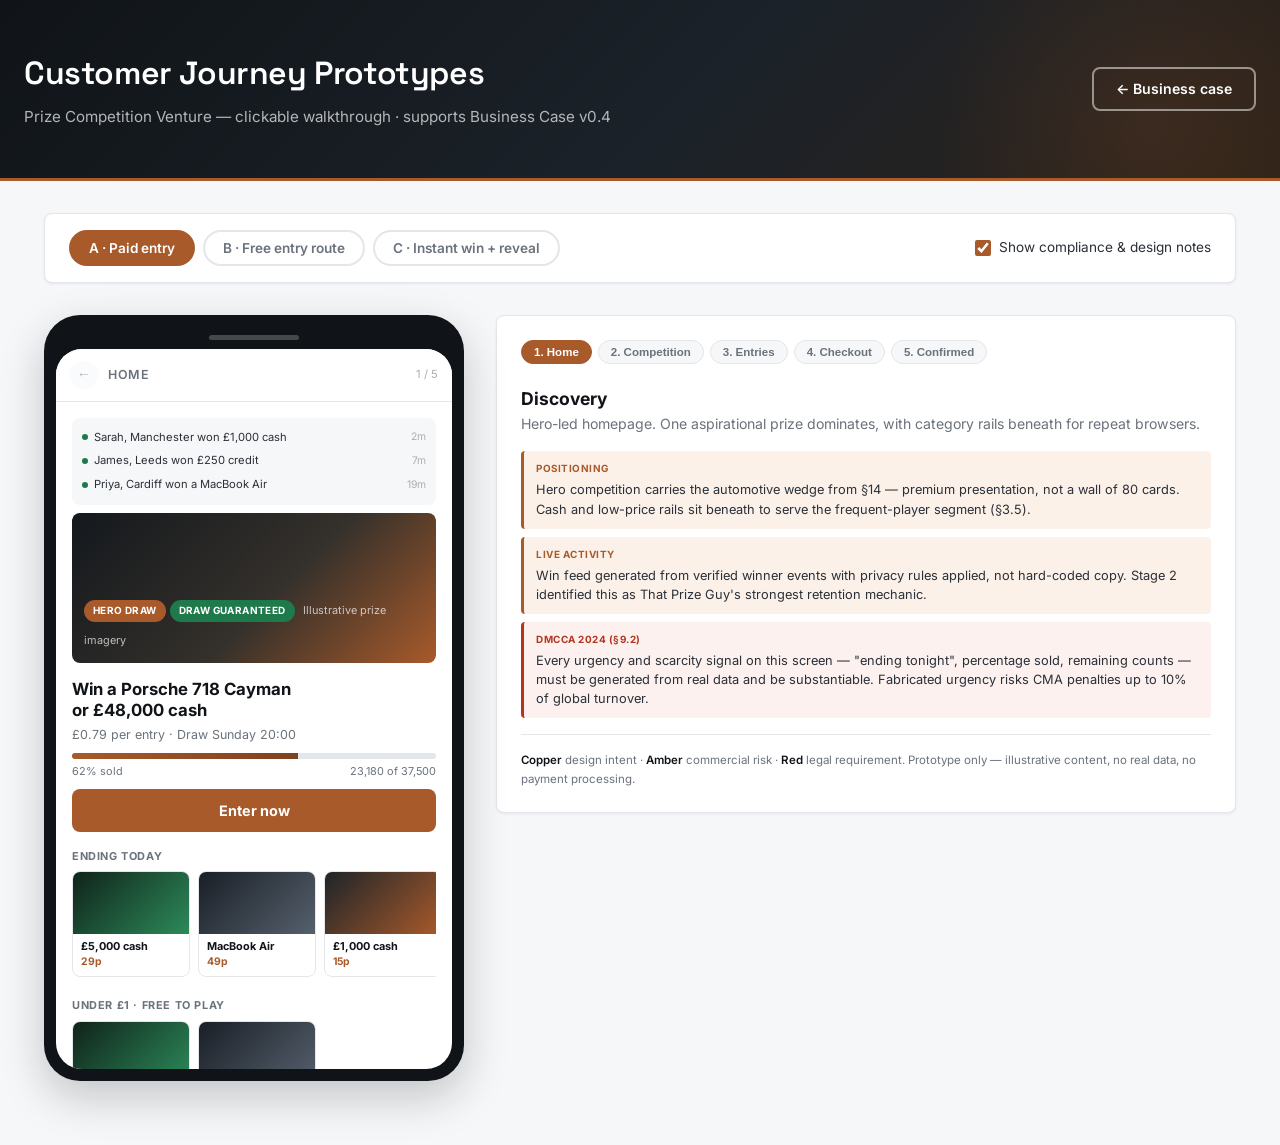
<file: customer-journey-prototypes.html>
<!DOCTYPE html>
<html lang="en">
<head>
<meta charset="UTF-8">
<meta name="viewport" content="width=device-width, initial-scale=1.0">
<title>Customer Journey Prototypes — Prize Competition Venture</title>
<link rel="stylesheet" href="venture.css">
<style>
  body { background: var(--paper-soft); }

  .proto-wrap { max-width: 1240px; margin: 0 auto; padding: var(--space-xl) var(--space-lg) var(--space-3xl); }

  /* ── Controls ── */
  .proto-controls {
    display: flex; flex-wrap: wrap; gap: var(--space-md);
    align-items: center; justify-content: space-between;
    background: var(--paper); border: 1px solid var(--line);
    border-radius: var(--radius-md); padding: var(--space-md) var(--space-lg);
    margin-bottom: var(--space-xl); box-shadow: var(--shadow-sm);
  }
  .journey-tabs { display: flex; gap: var(--space-sm); flex-wrap: wrap; }
  .journey-tab {
    padding: 8px 18px; border-radius: var(--radius-pill); border: 2px solid var(--line);
    background: transparent; cursor: pointer; font-family: var(--font-body);
    font-size: 0.85rem; font-weight: 600; color: var(--muted);
    transition: all var(--t-fast);
  }
  .journey-tab:hover { border-color: var(--accent-line); color: var(--accent); }
  .journey-tab.is-active { background: var(--accent); border-color: var(--accent); color: #fff; }

  .toggle-wrap { display: flex; align-items: center; gap: var(--space-sm); font-size: 0.85rem; }
  .toggle-wrap input { width: 16px; height: 16px; accent-color: var(--accent); }

  .proto-stage { display: grid; grid-template-columns: 420px 1fr; gap: var(--space-xl); align-items: start; }
  @media (max-width: 980px) { .proto-stage { grid-template-columns: 1fr; } }

  /* ── Phone frame ── */
  .phone {
    background: var(--ink); border-radius: 36px; padding: 12px;
    box-shadow: var(--shadow-lg); position: sticky; top: var(--space-lg);
  }
  .phone__notch { height: 22px; display: flex; align-items: center; justify-content: center; }
  .phone__notch span { width: 90px; height: 5px; background: rgba(255,255,255,0.22); border-radius: 100px; }
  .phone__screen {
    background: var(--paper); border-radius: 26px; overflow: hidden;
    height: 720px; display: flex; flex-direction: column; position: relative;
  }

  .app-bar {
    display: flex; align-items: center; gap: 10px; padding: 12px 14px;
    border-bottom: 1px solid var(--line); flex-shrink: 0; background: var(--paper);
  }
  .app-bar__back {
    border: none; background: var(--line-soft); width: 28px; height: 28px;
    border-radius: 50%; cursor: pointer; font-size: 0.9rem; line-height: 1; color: var(--ink-soft);
  }
  .app-bar__back[disabled] { opacity: 0.35; cursor: default; }
  .app-bar__title { font-size: 0.78rem; font-weight: 600; text-transform: uppercase; letter-spacing: 0.5px; color: var(--muted); }
  .app-bar__step { margin-left: auto; font-size: 0.7rem; color: var(--faint); }

  .screen { flex: 1; overflow-y: auto; padding: var(--space-md); display: none; }
  .screen.is-active { display: block; }

  /* ── In-app UI ── */
  .p-hero { border-radius: var(--radius-md); overflow: hidden; margin-bottom: var(--space-md); }
  .p-hero__img {
    height: 150px; background: linear-gradient(135deg, #14181D, #34302B 55%, var(--accent));
    display: flex; align-items: flex-end; padding: 12px;
  }
  .p-hero__img--cash { background: linear-gradient(135deg, #10231A, #1B5638 60%, #2C8A5A); }
  .p-hero__img small { color: rgba(255,255,255,0.7); font-size: 0.68rem; }

  .p-badge {
    display: inline-block; padding: 3px 9px; border-radius: var(--radius-pill);
    font-size: 0.62rem; font-weight: 700; text-transform: uppercase; letter-spacing: 0.4px;
    background: var(--accent); color: #fff; margin: 0 4px 4px 0;
  }
  .p-badge--guar { background: var(--ok); }
  .p-badge--ghost { background: rgba(255,255,255,0.2); }

  .p-title { font-size: 1.05rem; font-weight: 700; line-height: 1.25; margin-bottom: 4px; color: var(--ink); }
  .p-sub { font-size: 0.78rem; color: var(--muted); margin-bottom: var(--space-sm); }

  .p-meta { display: grid; grid-template-columns: 1fr 1fr; gap: 8px; margin-bottom: var(--space-sm); }
  .p-meta div { background: var(--paper-soft); border-radius: var(--radius-sm); padding: 8px 10px; }
  .p-meta dt { font-size: 0.6rem; text-transform: uppercase; letter-spacing: 0.4px; color: var(--muted); }
  .p-meta dd { font-size: 0.85rem; font-weight: 700; color: var(--ink); }

  .p-progress { height: 6px; background: var(--line); border-radius: 100px; overflow: hidden; margin: 6px 0 4px; }
  .p-progress i { display: block; height: 100%; background: linear-gradient(90deg, var(--accent), var(--accent-dark)); }
  .p-progress-label { display: flex; justify-content: space-between; font-size: 0.68rem; color: var(--muted); margin-bottom: var(--space-sm); }

  .p-btn {
    display: block; width: 100%; text-align: center; padding: 13px;
    border: none; border-radius: var(--radius-md); background: var(--accent);
    color: #fff; font-family: var(--font-body); font-size: 0.9rem; font-weight: 700;
    cursor: pointer; margin-bottom: 8px; transition: background var(--t-fast);
  }
  .p-btn:hover { background: var(--accent-dark); }
  .p-btn--ghost { background: transparent; border: 2px solid var(--accent); color: var(--accent); }
  .p-btn--ghost:hover { background: var(--accent-tint); color: var(--accent-dark); }
  .p-btn--dark { background: var(--ink); }
  .p-btn--sm { padding: 9px; font-size: 0.8rem; }

  .p-link { display: block; text-align: center; font-size: 0.78rem; color: var(--accent); text-decoration: underline; cursor: pointer; margin-bottom: 8px; }

  .p-card { border: 1px solid var(--line); border-radius: var(--radius-md); padding: 10px 12px; margin-bottom: 8px; }
  .p-card--accent { border-left: 3px solid var(--accent); background: var(--accent-tint); }
  .p-card--ok { border-left: 3px solid var(--ok); background: var(--ok-tint); }
  .p-card--warn { border-left: 3px solid var(--warn); background: var(--warn-tint); }
  .p-card__t { font-size: 0.78rem; font-weight: 700; margin-bottom: 2px; color: var(--ink); }
  .p-card__d { font-size: 0.72rem; color: var(--muted); line-height: 1.45; }

  .p-h { font-size: 0.68rem; text-transform: uppercase; letter-spacing: 0.6px; color: var(--muted); font-weight: 700; margin: var(--space-md) 0 6px; }

  .p-feed { background: var(--paper-soft); border-radius: var(--radius-md); padding: 8px 10px; margin-bottom: var(--space-sm); }
  .p-feed__row { display: flex; align-items: center; gap: 6px; font-size: 0.7rem; padding: 3px 0; color: var(--ink-soft); }
  .p-feed__dot { width: 6px; height: 6px; border-radius: 50%; background: var(--ok); flex-shrink: 0; }
  .p-feed__row span:last-child { margin-left: auto; color: var(--faint); font-size: 0.65rem; }

  .p-rail { display: flex; gap: 8px; overflow-x: auto; padding-bottom: 4px; margin-bottom: var(--space-sm); }
  .p-tile { min-width: 118px; border: 1px solid var(--line); border-radius: var(--radius-md); overflow: hidden; cursor: pointer; }
  .p-tile:hover { border-color: var(--accent); }
  .p-tile__img { height: 62px; background: linear-gradient(135deg, #1E2429, var(--accent)); }
  .p-tile__img--b { background: linear-gradient(135deg, #10231A, #2C8A5A); }
  .p-tile__img--c { background: linear-gradient(135deg, #1A1F26, #55606D); }
  .p-tile__b { padding: 6px 8px; }
  .p-tile__t { font-size: 0.68rem; font-weight: 700; line-height: 1.25; color: var(--ink); }
  .p-tile__p { font-size: 0.65rem; color: var(--accent); font-weight: 700; }

  .qty { display: grid; grid-template-columns: repeat(3, 1fr); gap: 8px; margin-bottom: var(--space-sm); }
  .qty button { padding: 12px 4px; border: 2px solid var(--line); border-radius: var(--radius-md); background: var(--paper); cursor: pointer; font-family: var(--font-body); }
  .qty button:hover { border-color: var(--accent-line); }
  .qty button.is-sel { border-color: var(--accent); background: var(--accent-tint); }
  .qty b { display: block; font-size: 0.95rem; color: var(--ink); }
  .qty small { font-size: 0.62rem; color: var(--muted); }

  .p-row { display: flex; justify-content: space-between; font-size: 0.8rem; padding: 6px 0; border-bottom: 1px solid var(--line); }
  .p-row--total { font-weight: 700; font-size: 0.95rem; border-bottom: none; padding-top: 10px; color: var(--ink); }

  .p-pay { display: flex; gap: 6px; margin-bottom: 8px; }
  .p-pay button { flex: 1; padding: 10px 4px; border: 2px solid var(--line); border-radius: var(--radius-md); background: var(--paper); font-size: 0.7rem; font-weight: 700; cursor: pointer; font-family: var(--font-body); color: var(--ink-soft); }
  .p-pay button.is-sel { border-color: var(--accent); background: var(--accent-tint); color: var(--accent); }
  .p-pay button:disabled { opacity: 0.45; cursor: not-allowed; text-decoration: line-through; }

  .p-check { display: flex; gap: 8px; align-items: flex-start; font-size: 0.72rem; color: var(--ink-soft); margin-bottom: 8px; line-height: 1.45; }
  .p-check input { margin-top: 2px; accent-color: var(--accent); }

  .reveal-grid { display: grid; grid-template-columns: repeat(3, 1fr); gap: 8px; margin-bottom: var(--space-sm); }
  .reveal-tile {
    aspect-ratio: 1; border-radius: var(--radius-md); display: flex; flex-direction: column;
    align-items: center; justify-content: center; cursor: pointer; border: none;
    background: linear-gradient(135deg, var(--ink), var(--accent));
    color: #fff; font-family: var(--font-body); font-weight: 700; font-size: 0.7rem;
    transition: transform var(--t-fast);
  }
  .reveal-tile:hover { transform: scale(1.04); }
  .reveal-tile.is-done { background: var(--paper-soft); color: var(--muted); border: 1px solid var(--line); cursor: default; }
  .reveal-tile.is-win { background: var(--ok-tint); border: 2px solid var(--ok); color: var(--ok); }

  .p-success { text-align: center; padding: var(--space-lg) 0; }
  .p-success__ring {
    width: 62px; height: 62px; border-radius: 50%; margin: 0 auto var(--space-sm);
    background: var(--accent-tint); border: 3px solid var(--accent);
    display: flex; align-items: center; justify-content: center;
    font-size: 1.5rem; color: var(--accent); font-weight: 700;
  }

  /* ── Notes panel ── */
  .notes { background: var(--paper); border: 1px solid var(--line); border-radius: var(--radius-md); padding: var(--space-lg); box-shadow: var(--shadow-sm); }
  .notes__flow { display: flex; flex-wrap: wrap; gap: 6px; margin-bottom: var(--space-lg); }
  .notes__crumb {
    padding: 5px 12px; border-radius: var(--radius-pill); font-size: 0.72rem;
    background: var(--paper-soft); color: var(--muted); cursor: pointer;
    border: 1px solid var(--line); font-weight: 600;
  }
  .notes__crumb.is-active { background: var(--accent); color: #fff; border-color: var(--accent); }
  .notes__crumb.is-done { background: var(--accent-tint); color: var(--accent); border-color: var(--accent-line); }
  .notes h3 { font-size: 1.1rem; margin-bottom: 4px; }
  .notes .lede { font-size: 0.88rem; color: var(--muted); margin-bottom: var(--space-md); }
  .note-item { border-left: 3px solid var(--accent); background: var(--accent-tint); border-radius: var(--radius-sm); padding: 10px 12px; margin-bottom: 8px; }
  .note-item--risk { border-left-color: var(--warn); background: var(--warn-tint); }
  .note-item--legal { border-left-color: var(--risk); background: var(--risk-tint); }
  .note-item__tag { font-size: 0.62rem; font-weight: 700; text-transform: uppercase; letter-spacing: 0.5px; color: var(--accent); margin-bottom: 3px; }
  .note-item--risk .note-item__tag { color: var(--warn); }
  .note-item--legal .note-item__tag { color: var(--risk); }
  .note-item__body { font-size: 0.8rem; line-height: 1.5; color: var(--ink-soft); }
  .notes.is-hidden .note-item, .notes.is-hidden .notes__legend { display: none; }
  .notes__legend { font-size: 0.72rem; color: var(--muted); margin-top: var(--space-md); padding-top: var(--space-md); border-top: 1px solid var(--line); }
</style>
</head>
<body>

<header class="site-header">
  <div class="site-header__inner">
    <div class="site-header__content">
      <div class="site-header__title">Customer Journey Prototypes</div>
      <div class="site-header__subtitle">Prize Competition Venture &mdash; clickable walkthrough &middot; supports Business Case v0.4</div>
    </div>
    <div class="site-header__action">
      <a class="btn btn--secondary" href="index.html" style="color:#fff;border-color:rgba(255,255,255,.5)">&larr; Business case</a>
    </div>
  </div>
</header>

<div class="proto-wrap">

  <div class="proto-controls">
    <div class="journey-tabs">
      <button class="journey-tab is-active" data-journey="paid">A &middot; Paid entry</button>
      <button class="journey-tab" data-journey="free">B &middot; Free entry route</button>
      <button class="journey-tab" data-journey="instant">C &middot; Instant win + reveal</button>
    </div>
    <label class="toggle-wrap">
      <input type="checkbox" id="notesToggle" checked>
      <span>Show compliance &amp; design notes</span>
    </label>
  </div>

  <div class="proto-stage">

    <div class="phone">
      <div class="phone__notch"><span></span></div>
      <div class="phone__screen">
        <div class="app-bar">
          <button class="app-bar__back" id="backBtn" disabled>&#8592;</button>
          <div class="app-bar__title" id="barTitle">Home</div>
          <div class="app-bar__step" id="barStep">1 / 5</div>
        </div>
        <div id="screens"></div>
      </div>
    </div>

    <div class="notes" id="notesPanel">
      <div class="notes__flow" id="flow"></div>
      <h3 id="noteTitle">Screen</h3>
      <p class="lede" id="noteLede"></p>
      <div id="noteList"></div>
      <div class="notes__legend">
        <strong>Copper</strong> design intent &middot; <strong>Amber</strong> commercial risk &middot; <strong>Red</strong> legal requirement.
        Prototype only &mdash; illustrative content, no real data, no payment processing.
      </div>
    </div>

  </div>
</div>

<script src="customer-journey-prototypes.js"></script>
</body>
</html>
</file>
<file: venture.css>
/* ============================================================
   Prize Competition Venture — document & prototype stylesheet
   Self-contained. No third-party brand assets.
   Fonts: Inter + Space Grotesk (SIL Open Font License, via Google Fonts)
   ============================================================ */

@import url('https://fonts.googleapis.com/css2?family=Inter:wght@400;500;600;700;800&family=Space+Grotesk:wght@500;600;700&display=swap');

:root {
  /* Palette — graphite + copper */
  --ink:         #101418;
  --ink-soft:    #2A3038;
  --paper:       #FFFFFF;
  --paper-soft:  #F6F7F9;
  --paper-warm:  #FBF6F2;
  --line:        #E3E6EA;
  --line-soft:   #F0F2F5;
  --muted:       #6A727C;
  --faint:       #A8AEB6;

  --accent:      #A85A2A;
  --accent-dark: #7E4220;
  --accent-tint: #FBF1E9;
  --accent-line: rgba(168, 90, 42, 0.24);
  --accent-glow: rgba(168, 90, 42, 0.16);

  --ok:          #1E7A4B;
  --ok-tint:     #F0F8F3;
  --warn:        #B07000;
  --warn-tint:   #FDF6E9;
  --risk:        #B3341F;
  --risk-tint:   #FDF933;
  --risk-tint:   #FCF1EE;

  /* Type */
  --font-body:    'Inter', -apple-system, BlinkMacSystemFont, 'Segoe UI', Roboto, Arial, sans-serif;
  --font-display: 'Space Grotesk', 'Inter', sans-serif;

  /* Scale */
  --space-xs: 4px;  --space-sm: 8px;  --space-md: 16px;
  --space-lg: 24px; --space-xl: 32px; --space-2xl: 48px; --space-3xl: 64px;

  --radius-sm: 4px; --radius-md: 8px; --radius-lg: 14px; --radius-pill: 100px;

  --shadow-sm: 0 1px 3px rgba(16, 20, 24, 0.07);
  --shadow-md: 0 4px 14px rgba(16, 20, 24, 0.09);
  --shadow-lg: 0 16px 44px rgba(16, 20, 24, 0.22);

  --t-fast: 140ms ease;
  --t-base: 240ms ease;
}

*, *::before, *::after { box-sizing: border-box; margin: 0; padding: 0; }

html { font-size: 16px; -webkit-font-smoothing: antialiased; -moz-osx-font-smoothing: grayscale; }

body {
  font-family: var(--font-body);
  font-weight: 400;
  line-height: 1.6;
  color: var(--ink-soft);
  background: var(--paper);
}

/* ── Typography ── */
h1, h2, h3, h4, h5, h6 { line-height: 1.22; color: var(--ink); font-weight: 700; }
h1 { font-family: var(--font-display); font-size: 2.4rem; font-weight: 600; letter-spacing: -0.5px; }
h2 { font-family: var(--font-display); font-size: 1.8rem; font-weight: 600; letter-spacing: -0.3px; }
h3 { font-size: 1.3rem; }
h4 { font-size: 1.08rem; }
h5 { font-size: 1rem; font-weight: 600; }
h6 { font-size: 0.92rem; font-weight: 600; }

p { margin-bottom: var(--space-md); }
strong { font-weight: 600; color: var(--ink); }
small { font-size: 0.86rem; color: var(--muted); }
code { font-family: 'SFMono-Regular', Consolas, 'Liberation Mono', monospace; font-size: 0.88em; }

a { color: var(--accent); text-decoration: none; transition: color var(--t-fast); }
a:hover { color: var(--accent-dark); text-decoration: underline; }

/* ── Site header ── */
.site-header {
  background: linear-gradient(135deg, var(--ink) 0%, #1B2229 55%, #2C2118 100%);
  color: #fff;
  padding: var(--space-2xl) var(--space-lg);
  border-bottom: 3px solid var(--accent);
  position: relative;
  overflow: hidden;
}
.site-header::before {
  content: '';
  position: absolute; top: -60%; right: -8%;
  width: 460px; height: 460px;
  background: radial-gradient(circle, var(--accent-glow) 0%, transparent 68%);
  pointer-events: none;
}
.site-header__inner {
  display: flex; justify-content: space-between; align-items: center;
  gap: var(--space-lg); flex-wrap: wrap;
  max-width: 1240px; margin: 0 auto; position: relative; z-index: 1;
}
.site-header__title {
  font-family: var(--font-display);
  font-size: 2rem; font-weight: 600; color: #fff;
  letter-spacing: -0.4px; margin-bottom: 6px;
}
.site-header__subtitle { font-size: 0.95rem; color: rgba(255,255,255,0.68); }
.site-header__action { flex-shrink: 0; }

/* ── Site footer ── */
.site-footer {
  background: var(--paper-soft);
  border-top: 1px solid var(--line);
  padding: var(--space-lg);
  text-align: center;
  color: var(--muted);
  font-size: 0.85rem;
}

/* ── Buttons ── */
.btn {
  display: inline-flex; align-items: center; gap: var(--space-sm);
  padding: 10px 22px;
  font-family: var(--font-body); font-size: 0.88rem; font-weight: 600;
  border: none; border-radius: var(--radius-md);
  cursor: pointer; text-decoration: none; line-height: 1.4;
  transition: all var(--t-fast); white-space: nowrap;
}
.btn--primary { background: var(--accent); color: #fff; }
.btn--primary:hover { background: var(--accent-dark); color: #fff; text-decoration: none; box-shadow: 0 4px 16px var(--accent-glow); }
.btn--secondary { background: transparent; color: var(--accent); border: 2px solid var(--accent); }
.btn--secondary:hover { background: var(--accent-tint); color: var(--accent-dark); text-decoration: none; }
.btn--dark { background: var(--ink); color: #fff; }
.btn--dark:hover { background: #000; color: #fff; text-decoration: none; }
.btn--sm { padding: 7px 15px; font-size: 0.8rem; }

/* ── Tables ── */
table { width: 100%; border-collapse: collapse; font-size: 0.86rem; }
thead th {
  background: var(--accent-tint); color: var(--ink);
  font-weight: 600; text-transform: uppercase;
  font-size: 0.7rem; letter-spacing: 0.5px;
  padding: 10px 13px; text-align: left;
  border-bottom: 2px solid var(--accent);
}
tbody td { padding: 10px 13px; border-bottom: 1px solid var(--line); vertical-align: top; }
tbody tr:nth-child(even) { background: var(--paper-warm); }

/* ── Print ── */
@media print {
  body { color: #000; }
  .site-header {
    background: var(--ink) !important; color: #fff !important;
    -webkit-print-color-adjust: exact !important; print-color-adjust: exact !important;
  }
  .btn { display: none; }
  thead th, .site-footer {
    -webkit-print-color-adjust: exact !important; print-color-adjust: exact !important;
  }
}

@media (max-width: 768px) {
  h1 { font-size: 1.7rem; }
  h2 { font-size: 1.4rem; }
  .site-header__inner { flex-direction: column; align-items: flex-start; text-align: left; }
  .site-header__title { font-size: 1.5rem; }
}
</file>
